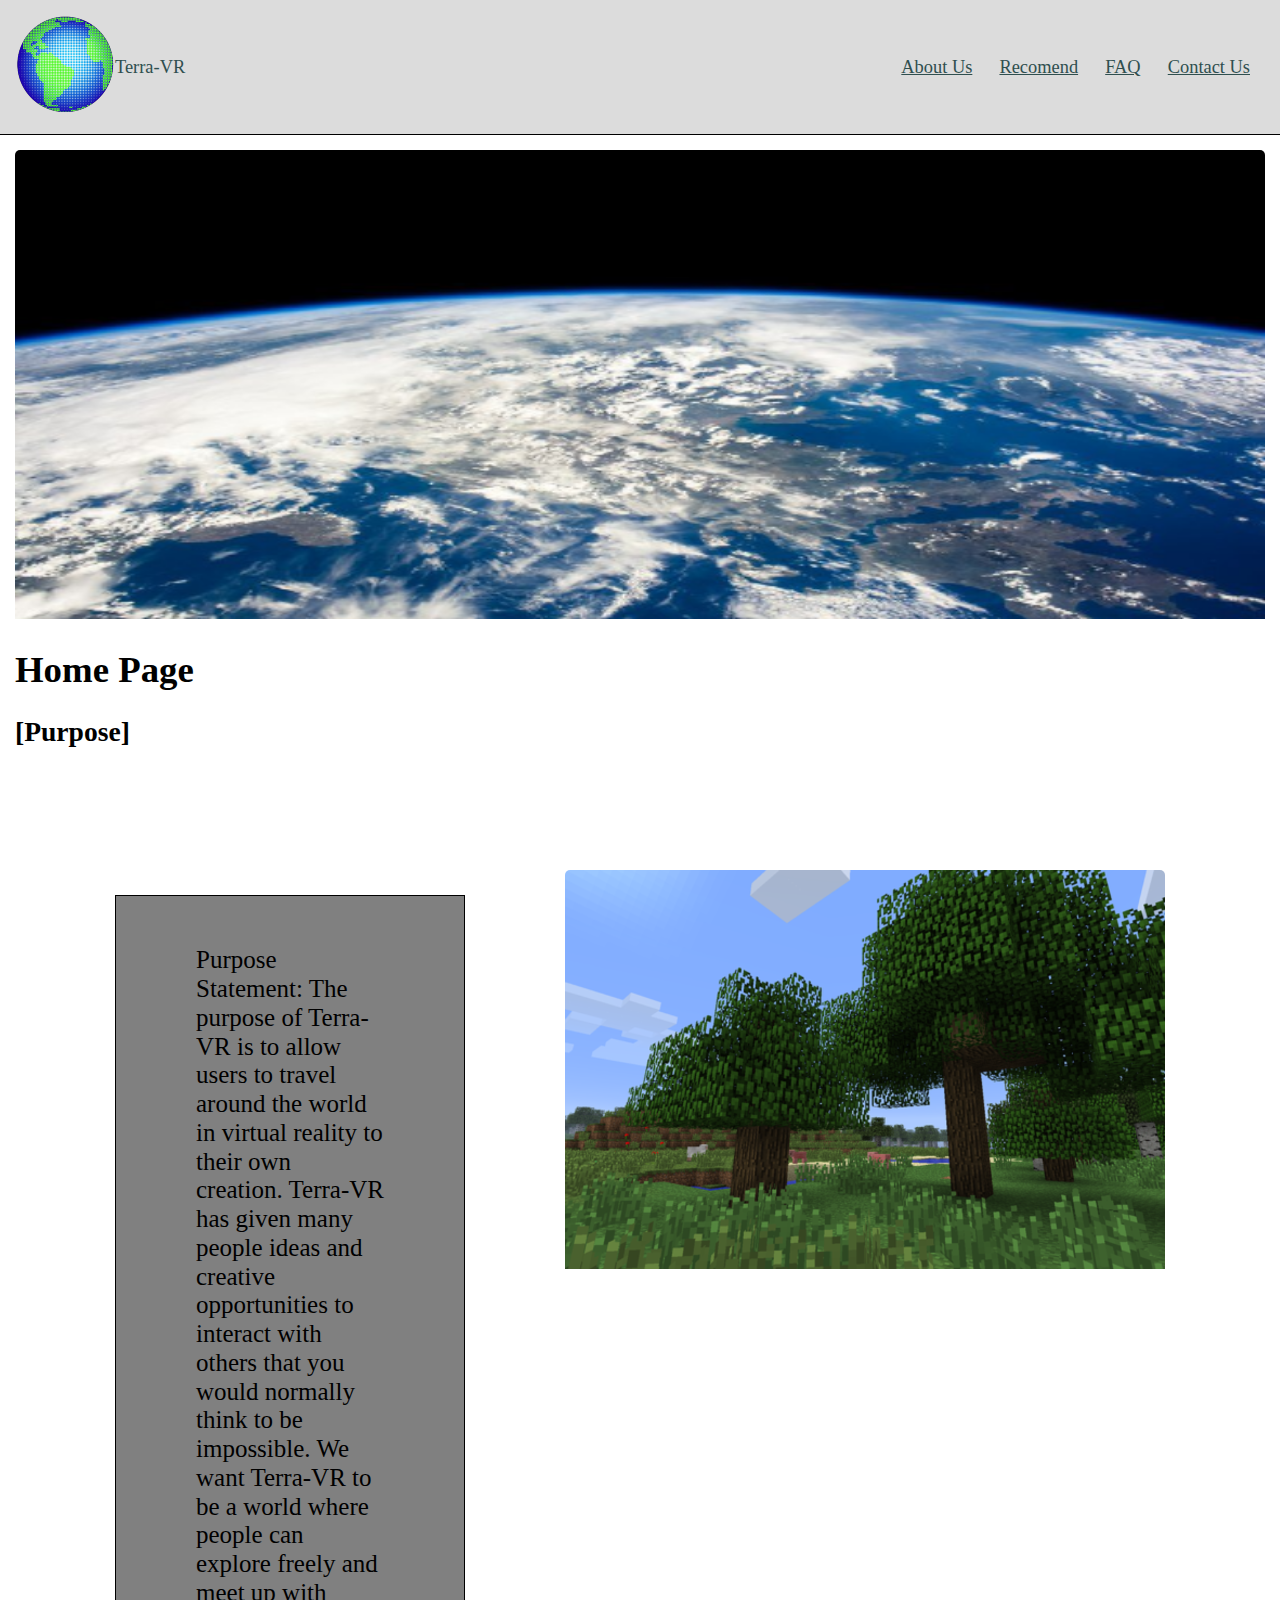
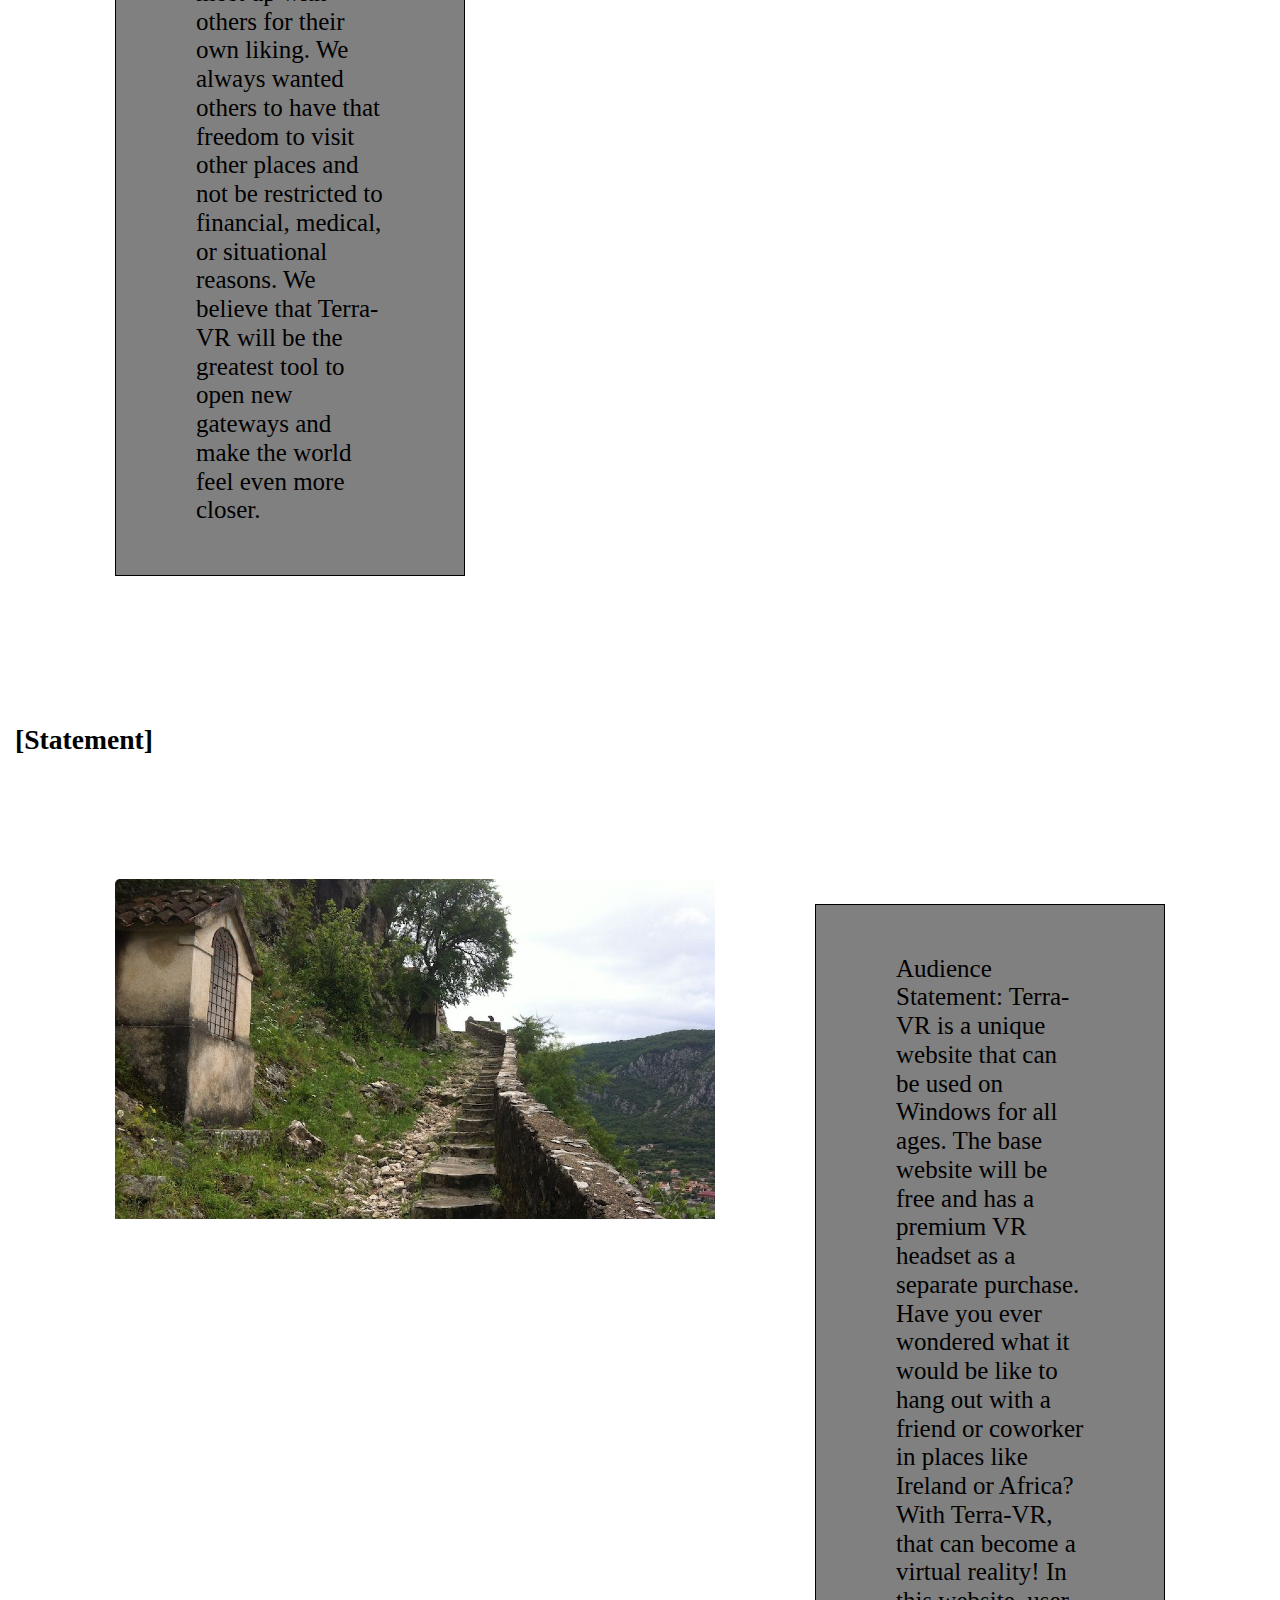
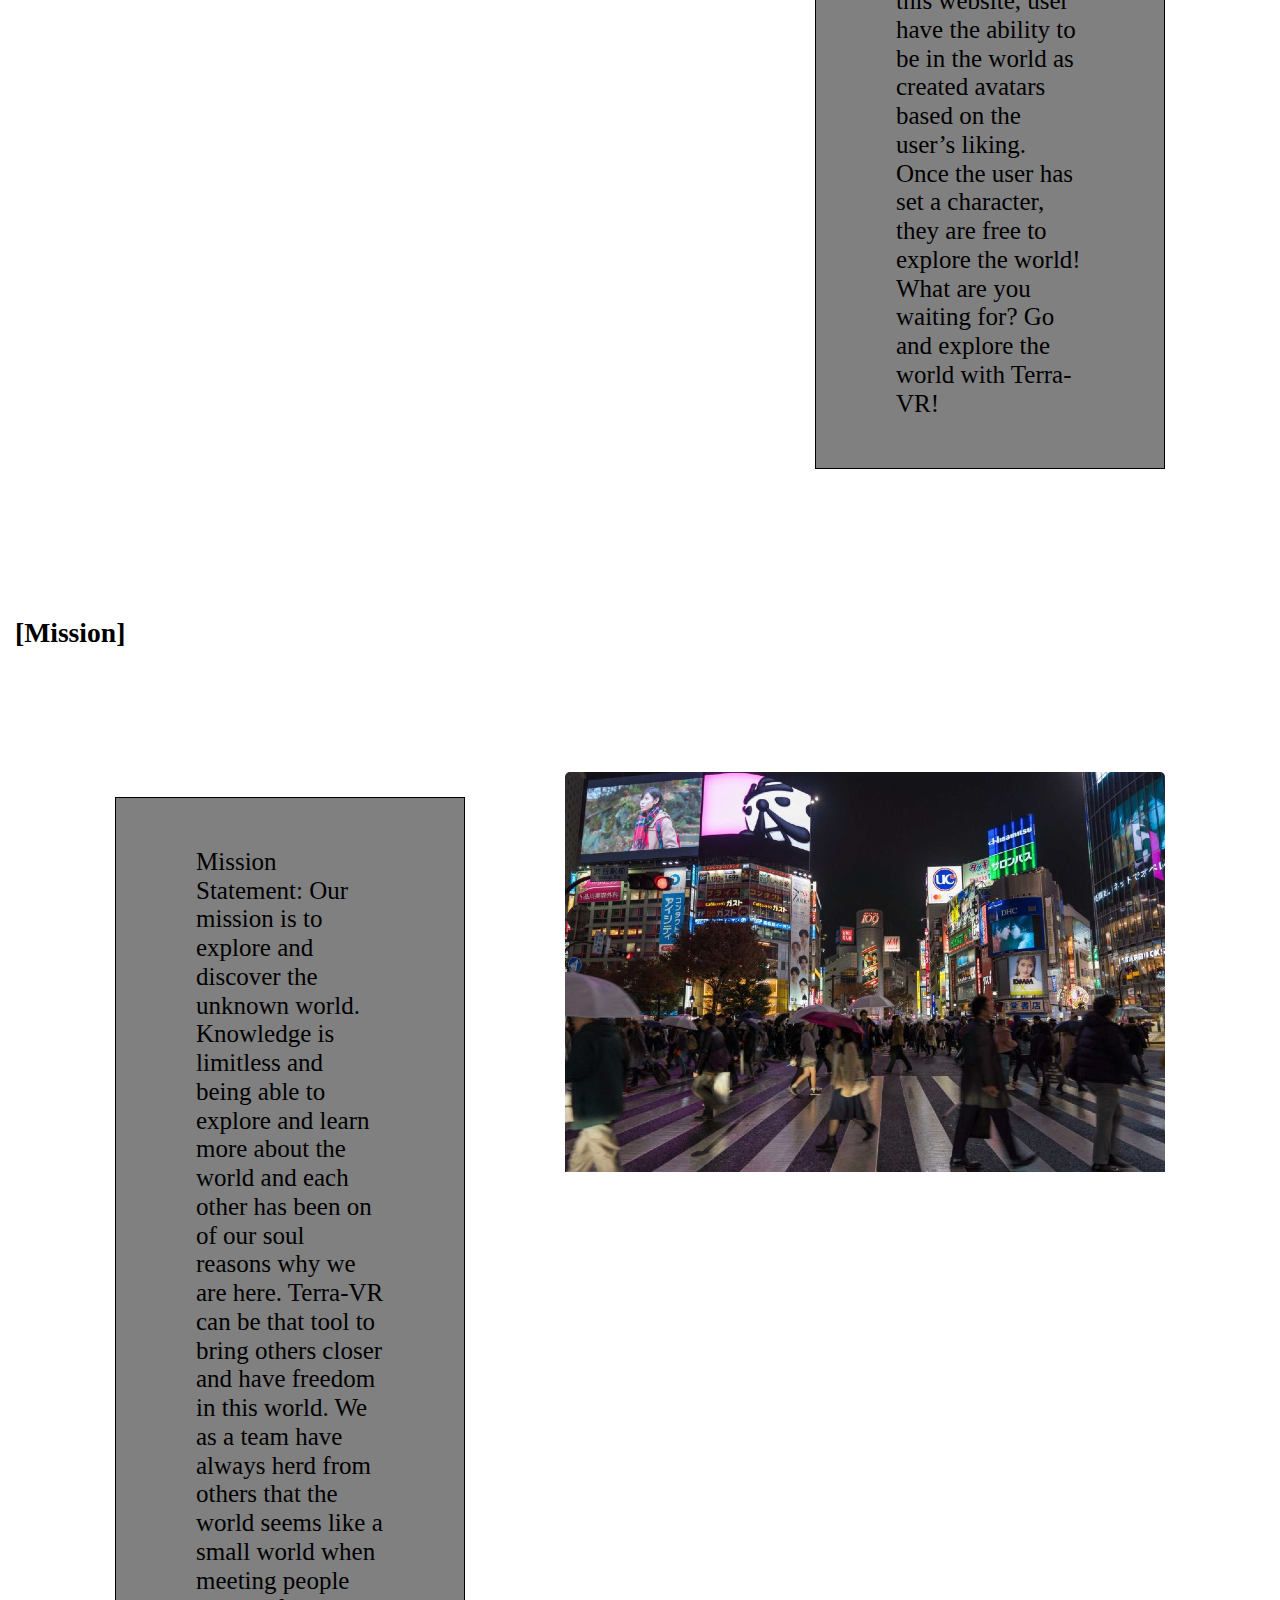
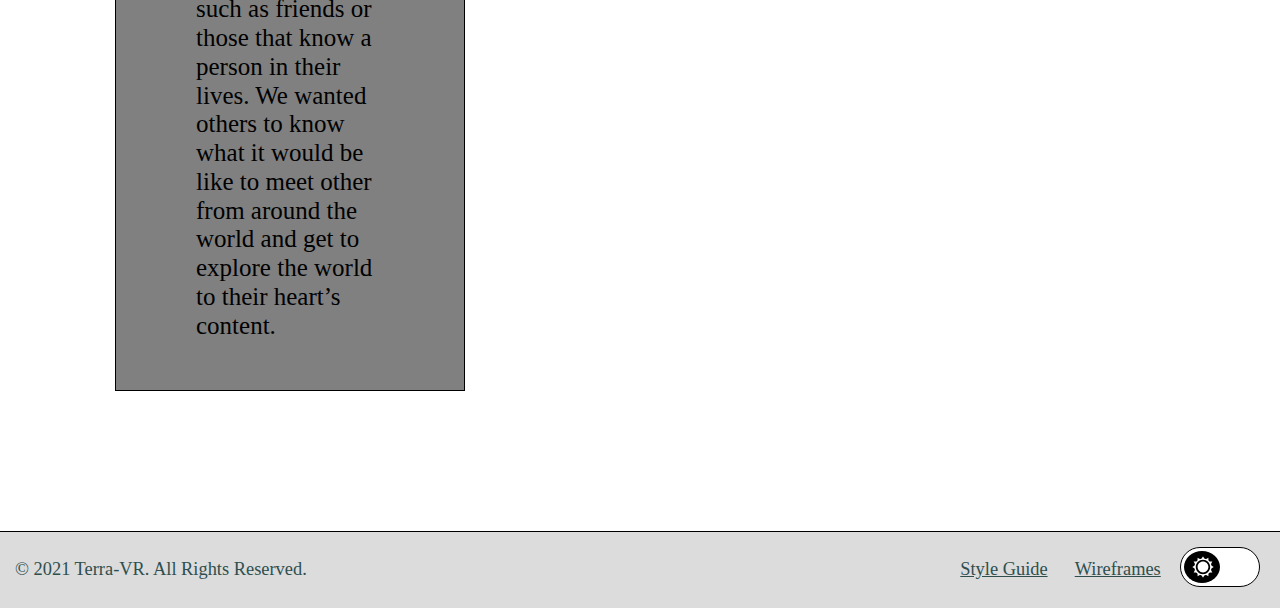
<file: index.html>
<!doctype html>
<html lang="en">
<head>
    <meta name="author" content="Joseph Wilson">
    <meta name="keywords" content="Demo Website, Wilson-WDD-130, WDD 130, BYUI, Final Project">
    <meta name="description" content="This is my Home webpage for my WDD 130 website." >
    <meta charset="utf-8">
    <meta name="viewport" content="width=device-width, initial-scale=1.0">
    <title>Home</title>
    <link rel="stylesheet" href="css/normalize.css">
    <link rel="stylesheet" href="css/main.css">
    <script src="js/dark-mode.js"></script>
</head>

<!-- <style>
    img {
      /* border: 1px solid gray; */
      padding-top: 40px;
      padding-right: 100px;
      padding-bottom: 40px;
      padding-left: 100px;
      
    } -->

</style>


<body>
    <header>
        <div id="logo-wrapper">
            <a href="index.html">
                <img src="assets\home\Terra-VR Icon-Smaller (WDD 130).png">
            </a>
        </div>

        <!-- ADDED -->
        <div id="company-name">
            Terra-VR
        </div>

        <nav>
            <ul>
                <li>
                    <a href="about-us.html">
                        About Us
                    </a>
                </li>
                <li>
                    <a href="recomend.html">
                        Recomend
                    </a>
                </li>
                <li>
                    <a href="faq.html">
                        FAQ
                    </a>
                </li>
                <li>
                    <a href="contact-us.html">
                        Contact Us
                    </a>
                </li>
            </ul>
        </nav>
    </header>
    <main>
        
<!----------Banner Image (Home Page)-------->
        <div id="banner-wrapper">
            <img id="banner" src="assets\home\Home Banner Image (other).jfif.png">
        </div>

<!----------- First Row ------------>
        <h1>
            Home Page
        </h1>

        <h2>
            [Purpose]
        </h2>

<section class="two-cols">
    <div class="left-column">
        <p class = "text-boarder-1">
            Purpose Statement:
            The purpose of Terra-VR is to allow users to travel around the world in virtual reality to their own creation. 
            Terra-VR has given many people ideas and creative opportunities to interact with others that you would normally 
            think to be impossible. We want Terra-VR to be a world where people can explore freely and meet up with others 
            for their own liking. We always wanted others to have that freedom to visit other places and not be restricted 
            to financial, medical, or situational reasons. We believe that Terra-VR will be the greatest tool to open new 
            gateways and make the world feel even more closer.
        </p>
    </div>

    <div class="right-column">
        <img class = "boarder-1" src="assets\home\Minecraft Example 1.png">
    </div>

</section>

<!----------- Second Row ------------>

        <h2>
            [Statement]
        </h2>

<section class="two-cols">
    <div class="right-column">
        <p class = "text-boarder-1">
            Audience Statement:
            Terra-VR is a unique website that can be used on Windows for all ages. The base website will be free and has a 
            premium VR headset as a separate purchase. Have you ever wondered what it would be like to hang out with a friend 
            or coworker in places like Ireland or Africa? With Terra-VR, that can become a virtual reality! In this website, 
            user have the ability to be in the world as created avatars based on the user’s liking. Once the user has set a 
            character, they are free to explore the world!   What are you waiting for? Go and explore the world with Terra-VR!
        </p>
    </div>

    <div class="left-column">
        <img src="assets\home\Skyrim Example 2.png">
    </div>

</section>


<!----------- Third Row ------------>

        <h2>
            [Mission]
        </h2>

<section class="two-cols">
    <div class="left-column">
        <p class = "text-boarder-1">
            Mission Statement:
            Our mission is to explore and discover the unknown world. Knowledge is limitless and being able to explore and learn 
            more about the world and each other has been on of our soul reasons why we are here. Terra-VR can be that tool to 
            bring others closer and have freedom in this world.  We as a team have always herd from others that the world seems 
            like a small world when meeting people such as friends or those that know a person in their lives. We wanted others 
            to know what it would be like to meet other from around the world and get to explore the world to their heart’s 
            content. 
        </p>
    </div>

    <div class="right-column">
        <img src="assets\home\Shibuya Example 3.png">
    </div>

</section>


    </main>

    <footer>
        <div id="legal">
            &copy; 2021 Terra-VR. All Rights Reserved.
        </div>
        <nav>
            <ul>
                <li>
                    <a href="style-guide.html">
                        Style Guide
                    </a>
                </li>
                <li>
                    <a href="wireframes.html">
                        Wireframes
                    </a>
                </li>
            </ul>
        </nav>
        <div id="dark-mode">
            <div class="icon" id="sun-icon">
                <svg xmlns="http://www.w3.org/2000/svg" width="24" height="24" viewBox="0 0 24 24"><path d="M22.088 13.126l1.912-1.126-1.912-1.126c-1.021-.602-1.372-1.91-.788-2.942l1.093-1.932-2.22-.02c-1.185-.01-2.143-.968-2.153-2.153l-.02-2.219-1.932 1.093c-1.031.583-2.34.233-2.941-.788l-1.127-1.913-1.127 1.913c-.602 1.021-1.91 1.372-2.941.788l-1.932-1.093-.02 2.219c-.01 1.185-.968 2.143-2.153 2.153l-2.22.02 1.093 1.932c.584 1.032.233 2.34-.788 2.942l-1.912 1.126 1.912 1.126c1.021.602 1.372 1.91.788 2.942l-1.093 1.932 2.22.02c1.185.01 2.143.968 2.153 2.153l.02 2.219 1.932-1.093c1.031-.583 2.34-.233 2.941.788l1.127 1.913 1.127-1.913c.602-1.021 1.91-1.372 2.941-.788l1.932 1.093.02-2.219c.011-1.185.969-2.143 2.153-2.153l2.22-.02-1.093-1.932c-.584-1.031-.234-2.34.788-2.942zm-10.117 6.874c-4.411 0-8-3.589-8-8s3.588-8 8-8 8 3.589 8 8-3.589 8-8 8zm6.029-8c0 3.313-2.687 6-6 6s-6-2.687-6-6 2.687-6 6-6 6 2.687 6 6z"/></svg>
            </div>
            <div id="tgl-wrapper">
                <input class="tgl" id="dark-mode-toggle" type="checkbox"/>
                <label class="tgl-btn" for="dark-mode-toggle"></label>
            </div>
            <div class="icon" id="moon-icon">
                <svg xmlns="http://www.w3.org/2000/svg" width="24" height="24" viewBox="0 0 24 24"><path d="M12 10.999c1.437.438 2.562 1.564 2.999 3.001.44-1.437 1.565-2.562 3.001-3-1.436-.439-2.561-1.563-3.001-3-.437 1.436-1.562 2.561-2.999 2.999zm8.001.001c.958.293 1.707 1.042 2 2.001.291-.959 1.042-1.709 1.999-2.001-.957-.292-1.707-1.042-2-2-.293.958-1.042 1.708-1.999 2zm-1-9c-.437 1.437-1.563 2.562-2.998 3.001 1.438.44 2.561 1.564 3.001 3.002.437-1.438 1.563-2.563 2.996-3.002-1.433-.437-2.559-1.564-2.999-3.001zm-7.001 22c-6.617 0-12-5.383-12-12s5.383-12 12-12c1.894 0 3.63.497 5.37 1.179-2.948.504-9.37 3.266-9.37 10.821 0 7.454 5.917 10.208 9.37 10.821-1.5.846-3.476 1.179-5.37 1.179z"/></svg>
            </div>
        </div>
    </footer>
</body>
</html>
</file>
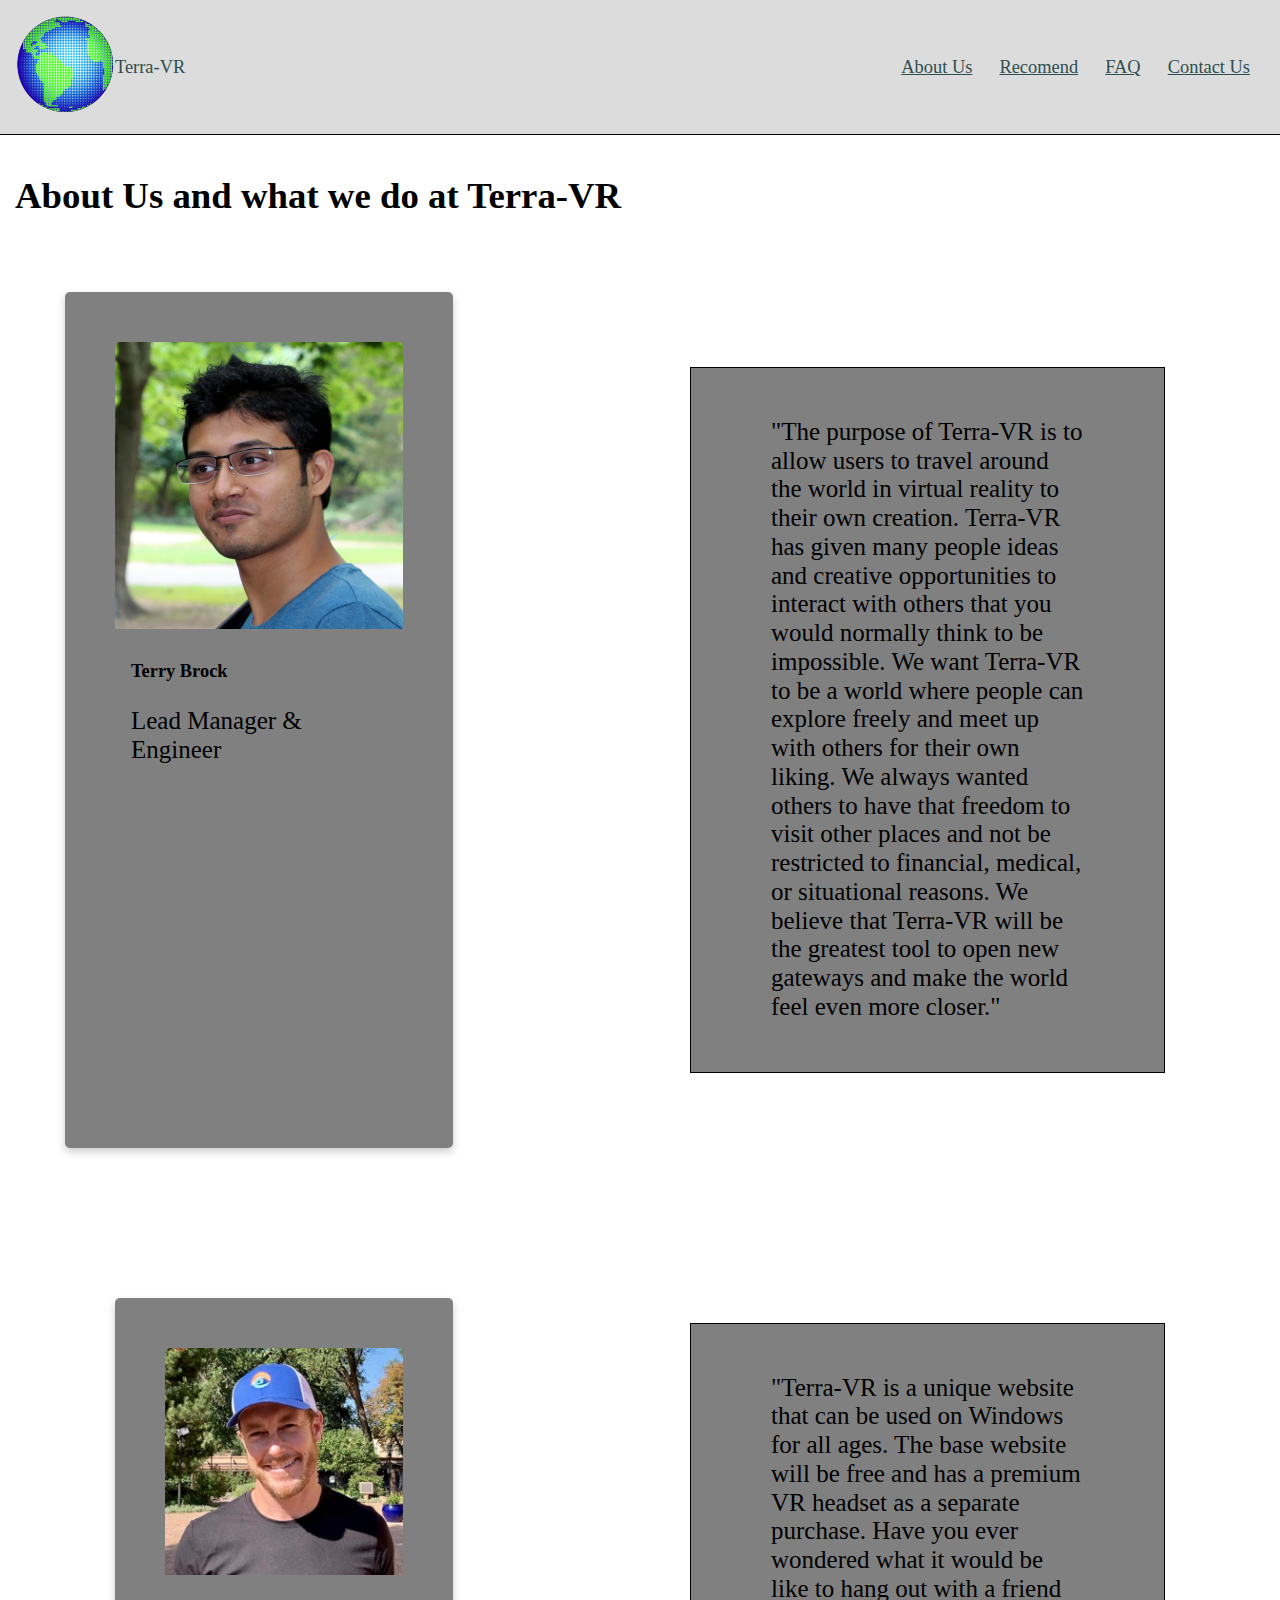
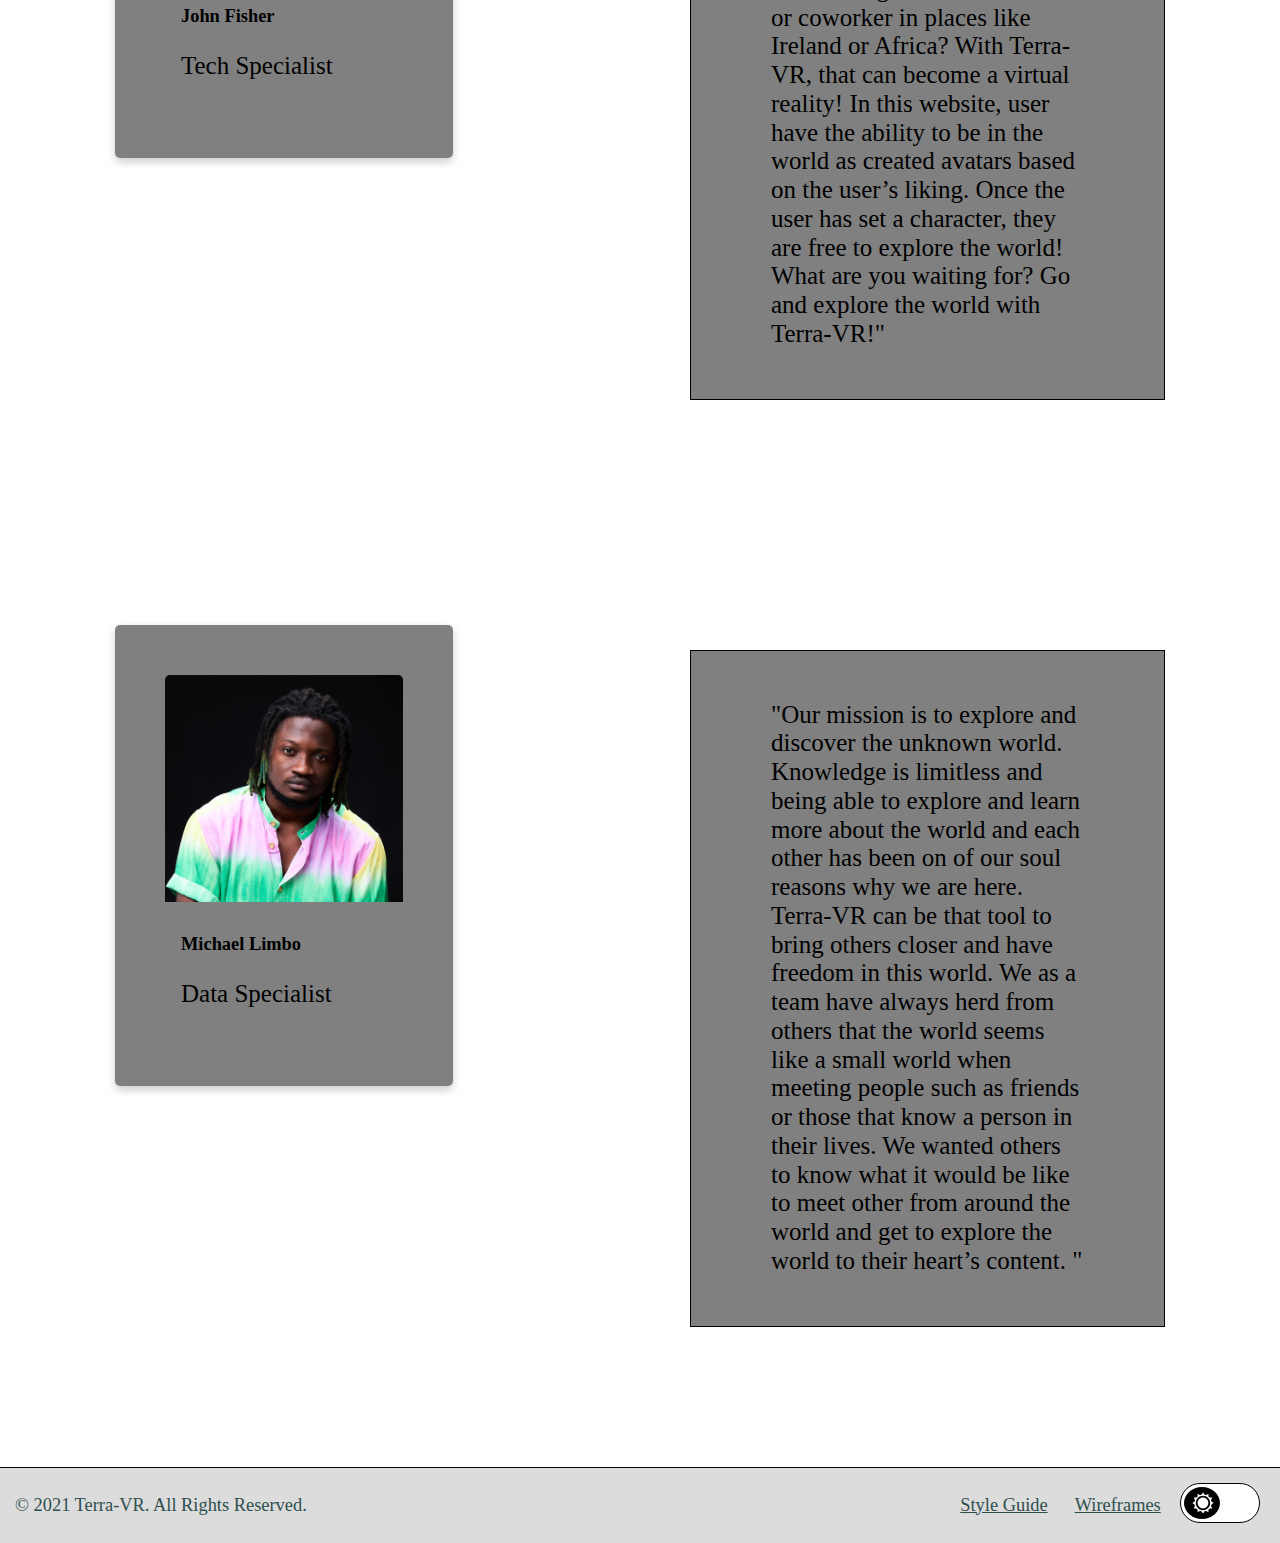
<file: about-us.html>
<!doctype html>
<html lang="en">
<head>
    <meta name="author" content="Joseph Wilson">
    <meta name="keywords" content="Demo Website, Wilson-WDD-130, WDD 130, BYUI, Final Project">
    <meta name="description" content="This is my About Us webpage for my WDD 130 website." >
    <meta charset="utf-8">
    <meta name="viewport" content="width=device-width, initial-scale=1.0">
    <title>About Us</title>
    <link rel="stylesheet" href="css/normalize.css">
    <link rel="stylesheet" href="css/main.css">
    <script src="js/dark-mode.js"></script>
</head>
<body>
    <header>
        <div id="logo-wrapper">
            <a href="index.html">
                <img src="assets\home\Terra-VR Icon-Smaller (WDD 130).png">
            </a>
        </div>

        <!-- ADDED -->
        <div id="company-name">
            Terra-VR
        </div>

        <nav>
            <ul>
                <li>
                    <a href="about-us.html">
                        About Us
                    </a>
                </li>
                <li>
                    <a href="recomend.html">
                        Recomend
                    </a>
                </li>
                <li>
                    <a href="faq.html">
                        FAQ
                    </a>
                </li>
                <li>
                    <a href="contact-us.html">
                        Contact Us
                    </a>
                </li>
            </ul>
        </nav>
    </header>
    <main>

<!----------- First Row ------------>
        <h1>
            About Us and what we do at Terra-VR
        </h1>

<section class="two-cols">
    <div class="right-column">
        <p class = "text-boarder-1">
            "The purpose of Terra-VR is to allow users to travel around the world in virtual reality to their own creation. 
            Terra-VR has given many people ideas and creative opportunities to interact with others that you would normally 
            think to be impossible. We want Terra-VR to be a world where people can explore freely and meet up with others 
            for their own liking. We always wanted others to have that freedom to visit other places and not be restricted 
            to financial, medical, or situational reasons. We believe that Terra-VR will be the greatest tool to open new 
            gateways and make the world feel even more closer."
        </p>
    </div>

    <div class="card">
        <img src="assets\about-us\new-manager-card 1.png" alt="Avatar" style="width: 100%">
        <div class="container">
          <h4><b>Terry Brock</b></h4>
          <p>Lead Manager & Engineer</p>
        </div>
      </div>

</section>

<!----------- Second Row ------------>

<section class="two-cols">
    <div class="right-column">
        <p class = "text-boarder-1">
            "Terra-VR is a unique website that can be used on Windows for all ages. The base website will be free and has a 
            premium VR headset as a separate purchase. Have you ever wondered what it would be like to hang out with a friend 
            or coworker in places like Ireland or Africa? With Terra-VR, that can become a virtual reality! In this website, 
            user have the ability to be in the world as created avatars based on the user’s liking. Once the user has set a 
            character, they are free to explore the world! What are you waiting for? Go and explore the world with Terra-VR!"
        </p>
    </div>

    <div class="left-column">
        <div class="card">
            <img src="assets\about-us\new-manager-card 2.png" alt="Avatar" style="width:100%">
            <div class="container">
              <h4><b>John Fisher</b></h4>
              <p>Tech Specialist</p>
            </div>
          </div>
    </div>

</section>


<!----------- Third Row ------------>

<section class="two-cols">
    <div class="right-column">
        <p class = "text-boarder-1">
            "Our mission is to explore and discover the unknown world. Knowledge is limitless and being able to explore and learn 
            more about the world and each other has been on of our soul reasons why we are here. Terra-VR can be that tool to 
            bring others closer and have freedom in this world.  We as a team have always herd from others that the world seems 
            like a small world when meeting people such as friends or those that know a person in their lives. We wanted others 
            to know what it would be like to meet other from around the world and get to explore the world to their heart’s 
            content. "
        </p>
    </div>

    

    <div class="left-column">
        <div class="card">
            <img src="assets\about-us\new-manager-card 3.png" alt="Avatar" style="width:100%">
            <div class="container">
              <h4><b>Michael Limbo</b></h4>
              <p>Data Specialist</p>
            </div>
          </div>
    </div>

</section>


    </main>

    <footer>
        <div id="legal">
            &copy; 2021 Terra-VR. All Rights Reserved.
        </div>
        <nav>
            <ul>
                <li>
                    <a href="style-guide.html">
                        Style Guide
                    </a>
                </li>
                <li>
                    <a href="wireframes.html">
                        Wireframes
                    </a>
                </li>
            </ul>
        </nav>
        <div id="dark-mode">
            <div class="icon" id="sun-icon">
                <svg xmlns="http://www.w3.org/2000/svg" width="24" height="24" viewBox="0 0 24 24"><path d="M22.088 13.126l1.912-1.126-1.912-1.126c-1.021-.602-1.372-1.91-.788-2.942l1.093-1.932-2.22-.02c-1.185-.01-2.143-.968-2.153-2.153l-.02-2.219-1.932 1.093c-1.031.583-2.34.233-2.941-.788l-1.127-1.913-1.127 1.913c-.602 1.021-1.91 1.372-2.941.788l-1.932-1.093-.02 2.219c-.01 1.185-.968 2.143-2.153 2.153l-2.22.02 1.093 1.932c.584 1.032.233 2.34-.788 2.942l-1.912 1.126 1.912 1.126c1.021.602 1.372 1.91.788 2.942l-1.093 1.932 2.22.02c1.185.01 2.143.968 2.153 2.153l.02 2.219 1.932-1.093c1.031-.583 2.34-.233 2.941.788l1.127 1.913 1.127-1.913c.602-1.021 1.91-1.372 2.941-.788l1.932 1.093.02-2.219c.011-1.185.969-2.143 2.153-2.153l2.22-.02-1.093-1.932c-.584-1.031-.234-2.34.788-2.942zm-10.117 6.874c-4.411 0-8-3.589-8-8s3.588-8 8-8 8 3.589 8 8-3.589 8-8 8zm6.029-8c0 3.313-2.687 6-6 6s-6-2.687-6-6 2.687-6 6-6 6 2.687 6 6z"/></svg>
            </div>
            <div id="tgl-wrapper">
                <input class="tgl" id="dark-mode-toggle" type="checkbox"/>
                <label class="tgl-btn" for="dark-mode-toggle"></label>
            </div>
            <div class="icon" id="moon-icon">
                <svg xmlns="http://www.w3.org/2000/svg" width="24" height="24" viewBox="0 0 24 24"><path d="M12 10.999c1.437.438 2.562 1.564 2.999 3.001.44-1.437 1.565-2.562 3.001-3-1.436-.439-2.561-1.563-3.001-3-.437 1.436-1.562 2.561-2.999 2.999zm8.001.001c.958.293 1.707 1.042 2 2.001.291-.959 1.042-1.709 1.999-2.001-.957-.292-1.707-1.042-2-2-.293.958-1.042 1.708-1.999 2zm-1-9c-.437 1.437-1.563 2.562-2.998 3.001 1.438.44 2.561 1.564 3.001 3.002.437-1.438 1.563-2.563 2.996-3.002-1.433-.437-2.559-1.564-2.999-3.001zm-7.001 22c-6.617 0-12-5.383-12-12s5.383-12 12-12c1.894 0 3.63.497 5.37 1.179-2.948.504-9.37 3.266-9.37 10.821 0 7.454 5.917 10.208 9.37 10.821-1.5.846-3.476 1.179-5.37 1.179z"/></svg>
            </div>
        </div>
    </footer>
</body>
</html>
</file>
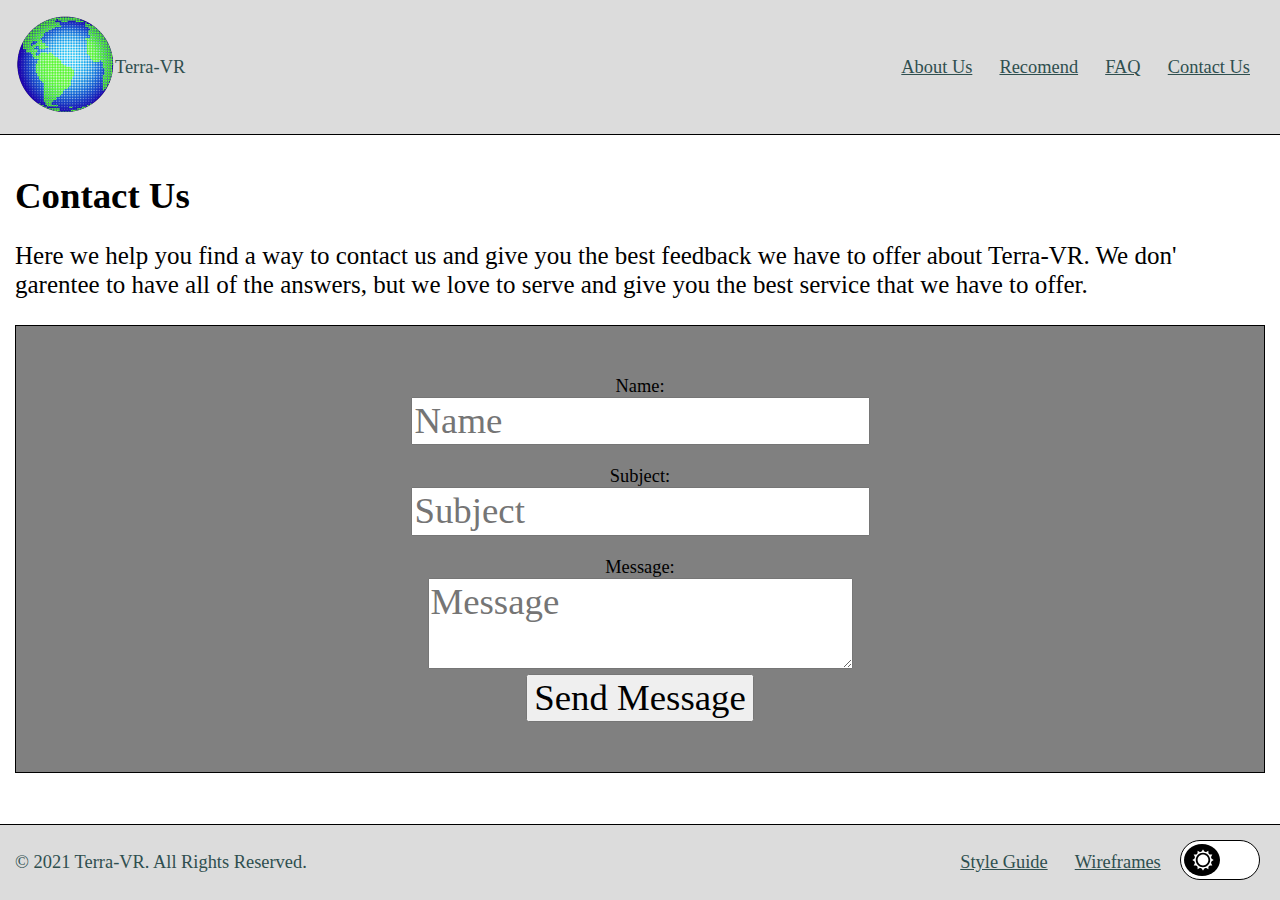
<file: contact-us.html>
<!doctype html>
<html lang="en">
<head>
    <meta name="author" content="Joseph Wilson">
    <meta name="keywords" content="Demo Website, Wilson-WDD-130, WDD 130, BYUI, Final Project">
    <meta name="description" content="This is my Contact Us webpage for my WDD 130 website." >
    <meta charset="utf-8">
    <meta name="viewport" content="width=device-width, initial-scale=1.0">
    <title>Contact Us</title>
    <link rel="stylesheet" href="css/normalize.css">
    <link rel="stylesheet" href="css/main.css">
    <script src="js/dark-mode.js"></script>
    <script src="js/fake-send.js"></script>
</head>
<body>
    <header>
        <div id="logo-wrapper">
            <a href="index.html">
                <img src="assets\home\Terra-VR Icon-Smaller (WDD 130).png">
            </a>
        </div>

        <!-- ADDED -->
        <div id="company-name">
            Terra-VR
        </div>

        <nav>
            <ul>
                <li>
                    <a href="about-us.html">
                        About Us
                    </a>
                </li>
                <li>
                    <a href="recomend.html">
                        Recomend
                    </a>
                </li>
                <li>
                    <a href="faq.html">
                        FAQ
                    </a>
                </li>
                <li>
                    <a href="contact-us.html">
                        Contact Us
                    </a>
                </li>
            </ul>
        </nav>
    </header>
    <main>
<!----------- First Row ------------>
        <h1>
            Contact Us
        </h1>

        <p>
            Here we help you find a way to contact us and give you 
            the best feedback we have to offer about Terra-VR. We don'
            garentee to have all of the answers, but we love to serve 
            and give you the best service that we have to offer.
        </p>

        <!-- Text Bars for user inputs-->

    <div class ="text-boarder-2">

            Name:<br>
            <input type="text" name="name" placeholder="Name"><br>
     
            <br>

            Subject:<br>
            <input type="text" name="subject" placeholder="Subject"><br>
    
            <br>

            Message:<br>
            <textarea name= "message" placeholder="Message"></textarea><br>

            
            <form method ="GET" action="contact-us.html" id= "contact-form">
                <input type="submit" value="Send Message" id="contact-form-submit"><br>
                <div id="contact-form-message"></div>
            </form>

    </div>
     

<!-- in css use resize: none; for the message box so that way it won't expand the box when typing beyond the box.-->
<!-- edit it in the text area in css.-->

    </main>

    <footer>
        <div id="legal">
            &copy; 2021 Terra-VR. All Rights Reserved.
        </div>
        <nav>
            <ul>
                <li>
                    <a href="style-guide.html">
                        Style Guide
                    </a>
                </li>
                <li>
                    <a href="wireframes.html">
                        Wireframes
                    </a>
                </li>
            </ul>
        </nav>
        <div id="dark-mode">
            <div class="icon" id="sun-icon">
                <svg xmlns="http://www.w3.org/2000/svg" width="24" height="24" viewBox="0 0 24 24"><path d="M22.088 13.126l1.912-1.126-1.912-1.126c-1.021-.602-1.372-1.91-.788-2.942l1.093-1.932-2.22-.02c-1.185-.01-2.143-.968-2.153-2.153l-.02-2.219-1.932 1.093c-1.031.583-2.34.233-2.941-.788l-1.127-1.913-1.127 1.913c-.602 1.021-1.91 1.372-2.941.788l-1.932-1.093-.02 2.219c-.01 1.185-.968 2.143-2.153 2.153l-2.22.02 1.093 1.932c.584 1.032.233 2.34-.788 2.942l-1.912 1.126 1.912 1.126c1.021.602 1.372 1.91.788 2.942l-1.093 1.932 2.22.02c1.185.01 2.143.968 2.153 2.153l.02 2.219 1.932-1.093c1.031-.583 2.34-.233 2.941.788l1.127 1.913 1.127-1.913c.602-1.021 1.91-1.372 2.941-.788l1.932 1.093.02-2.219c.011-1.185.969-2.143 2.153-2.153l2.22-.02-1.093-1.932c-.584-1.031-.234-2.34.788-2.942zm-10.117 6.874c-4.411 0-8-3.589-8-8s3.588-8 8-8 8 3.589 8 8-3.589 8-8 8zm6.029-8c0 3.313-2.687 6-6 6s-6-2.687-6-6 2.687-6 6-6 6 2.687 6 6z"/></svg>
            </div>
            <div id="tgl-wrapper">
                <input class="tgl" id="dark-mode-toggle" type="checkbox"/>
                <label class="tgl-btn" for="dark-mode-toggle"></label>
            </div>
            <div class="icon" id="moon-icon">
                <svg xmlns="http://www.w3.org/2000/svg" width="24" height="24" viewBox="0 0 24 24"><path d="M12 10.999c1.437.438 2.562 1.564 2.999 3.001.44-1.437 1.565-2.562 3.001-3-1.436-.439-2.561-1.563-3.001-3-.437 1.436-1.562 2.561-2.999 2.999zm8.001.001c.958.293 1.707 1.042 2 2.001.291-.959 1.042-1.709 1.999-2.001-.957-.292-1.707-1.042-2-2-.293.958-1.042 1.708-1.999 2zm-1-9c-.437 1.437-1.563 2.562-2.998 3.001 1.438.44 2.561 1.564 3.001 3.002.437-1.438 1.563-2.563 2.996-3.002-1.433-.437-2.559-1.564-2.999-3.001zm-7.001 22c-6.617 0-12-5.383-12-12s5.383-12 12-12c1.894 0 3.63.497 5.37 1.179-2.948.504-9.37 3.266-9.37 10.821 0 7.454 5.917 10.208 9.37 10.821-1.5.846-3.476 1.179-5.37 1.179z"/></svg>
            </div>
        </div>
    </footer>
</body>
</html>
</file>
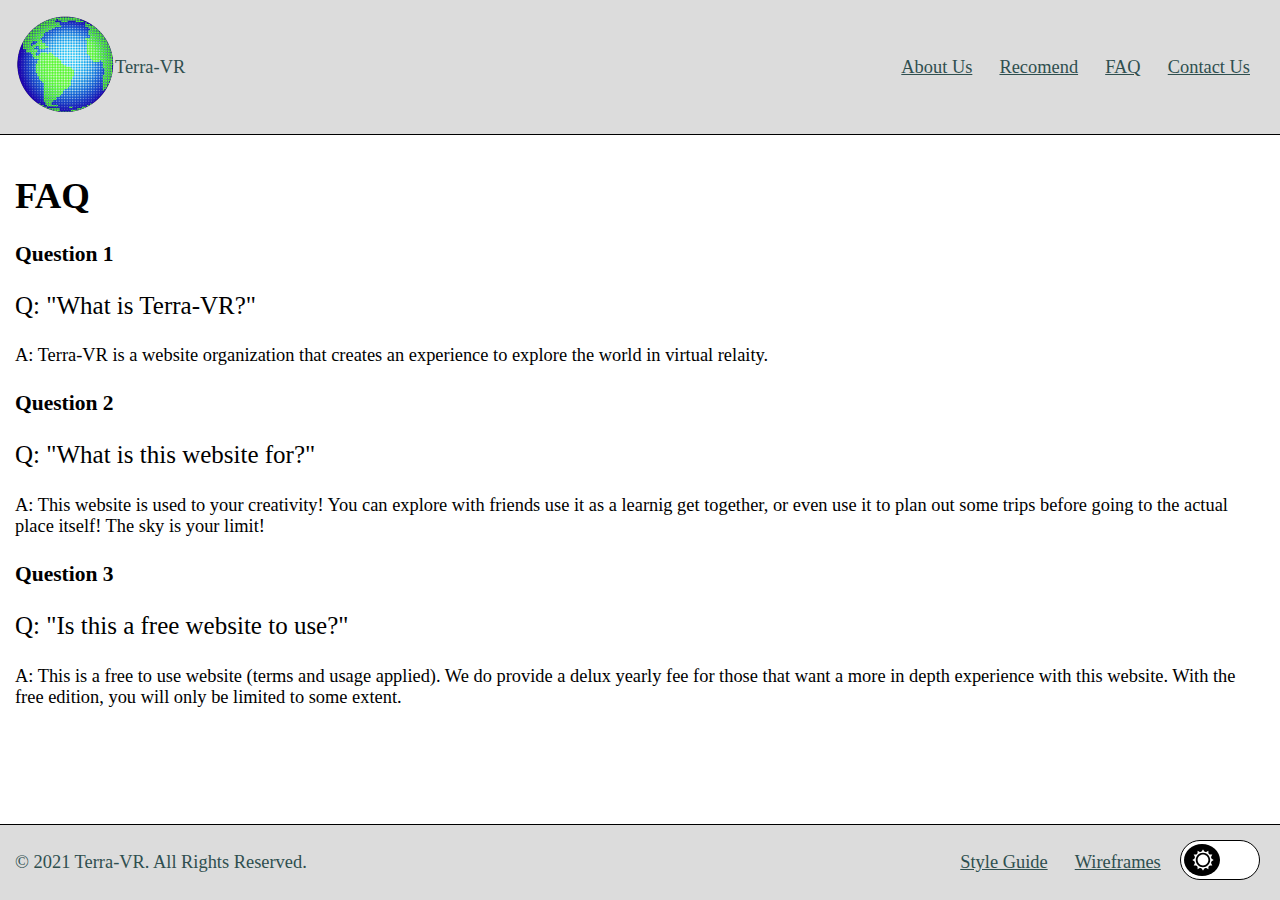
<file: faq.html>
<!doctype html>
<html lang="en">
<head>
    <meta name="author" content="Joseph Wilson">
    <meta name="keywords" content="Demo Website, Wilson-WDD-130, WDD 130, BYUI, Final Project">
    <meta name="description" content="This is my Frequently Asked Questions (FAQ) webpage for my WDD 130 website." >
    <meta charset="utf-8">
    <meta name="viewport" content="width=device-width, initial-scale=1.0">
    <title>FAQ</title>
    <link rel="stylesheet" href="css/normalize.css">
    <link rel="stylesheet" href="css/main.css">
    <script src="js/dark-mode.js"></script>
</head>
<body>
    <header>
        <div id="logo-wrapper">
            <a href="index.html">
                <img src="assets\home\Terra-VR Icon-Smaller (WDD 130).png">
            </a>
        </div>

        <!-- ADDED -->
        <div id="company-name">
            Terra-VR
        </div>

        <nav>
            <ul>
                <li>
                    <a href="about-us.html">
                        About Us
                    </a>
                </li>
                <li>
                    <a href="recomend.html">
                        Recomend
                    </a>
                </li>
                <li>
                    <a href="faq.html">
                        FAQ
                    </a>
                </li>
                <li>
                    <a href="contact-us.html">
                        Contact Us
                    </a>
                </li>
            </ul>
        </nav>
    </header>
    <main>
<!----------- First Row ------------>
    
        <h1>
            FAQ
        </h1>

        <h3>
            Question 1
        </h3>

        <p>
            Q: "What is Terra-VR?"
            <div>
            A: Terra-VR is a website organization that creates an experience to 
            explore the world in virtual relaity.
        </p>

        <h3>
            Question 2
        </h3>

        <p>
            Q: "What is this website for?"
            <div>
            A: This website is used to your creativity! You can explore with friends
            use it as a learnig get together, or even use it to plan out some trips 
            before going to the actual place itself! The sky is your limit!
        </p>

        <h3>
            Question 3
        </h3>

        <p>
            Q: "Is this a free website to use?"
            <div>
             A: This is a free to use website (terms and usage applied).
             We do provide a delux yearly fee for those that want a more in depth
             experience with this website. With the free edition, you will only be
             limited to some extent.


        </p>


    </main>

    <footer>
        <div id="legal">
            &copy; 2021 Terra-VR. All Rights Reserved.
        </div>
        <nav>
            <ul>
                <li>
                    <a href="style-guide.html">
                        Style Guide
                    </a>
                </li>
                <li>
                    <a href="wireframes.html">
                        Wireframes
                    </a>
                </li>
            </ul>
        </nav>
        <div id="dark-mode">
            <div class="icon" id="sun-icon">
                <svg xmlns="http://www.w3.org/2000/svg" width="24" height="24" viewBox="0 0 24 24"><path d="M22.088 13.126l1.912-1.126-1.912-1.126c-1.021-.602-1.372-1.91-.788-2.942l1.093-1.932-2.22-.02c-1.185-.01-2.143-.968-2.153-2.153l-.02-2.219-1.932 1.093c-1.031.583-2.34.233-2.941-.788l-1.127-1.913-1.127 1.913c-.602 1.021-1.91 1.372-2.941.788l-1.932-1.093-.02 2.219c-.01 1.185-.968 2.143-2.153 2.153l-2.22.02 1.093 1.932c.584 1.032.233 2.34-.788 2.942l-1.912 1.126 1.912 1.126c1.021.602 1.372 1.91.788 2.942l-1.093 1.932 2.22.02c1.185.01 2.143.968 2.153 2.153l.02 2.219 1.932-1.093c1.031-.583 2.34-.233 2.941.788l1.127 1.913 1.127-1.913c.602-1.021 1.91-1.372 2.941-.788l1.932 1.093.02-2.219c.011-1.185.969-2.143 2.153-2.153l2.22-.02-1.093-1.932c-.584-1.031-.234-2.34.788-2.942zm-10.117 6.874c-4.411 0-8-3.589-8-8s3.588-8 8-8 8 3.589 8 8-3.589 8-8 8zm6.029-8c0 3.313-2.687 6-6 6s-6-2.687-6-6 2.687-6 6-6 6 2.687 6 6z"/></svg>
            </div>
            <div id="tgl-wrapper">
                <input class="tgl" id="dark-mode-toggle" type="checkbox"/>
                <label class="tgl-btn" for="dark-mode-toggle"></label>
            </div>
            <div class="icon" id="moon-icon">
                <svg xmlns="http://www.w3.org/2000/svg" width="24" height="24" viewBox="0 0 24 24"><path d="M12 10.999c1.437.438 2.562 1.564 2.999 3.001.44-1.437 1.565-2.562 3.001-3-1.436-.439-2.561-1.563-3.001-3-.437 1.436-1.562 2.561-2.999 2.999zm8.001.001c.958.293 1.707 1.042 2 2.001.291-.959 1.042-1.709 1.999-2.001-.957-.292-1.707-1.042-2-2-.293.958-1.042 1.708-1.999 2zm-1-9c-.437 1.437-1.563 2.562-2.998 3.001 1.438.44 2.561 1.564 3.001 3.002.437-1.438 1.563-2.563 2.996-3.002-1.433-.437-2.559-1.564-2.999-3.001zm-7.001 22c-6.617 0-12-5.383-12-12s5.383-12 12-12c1.894 0 3.63.497 5.37 1.179-2.948.504-9.37 3.266-9.37 10.821 0 7.454 5.917 10.208 9.37 10.821-1.5.846-3.476 1.179-5.37 1.179z"/></svg>
            </div>
        </div>
    </footer>
</body>
</html>
</file>
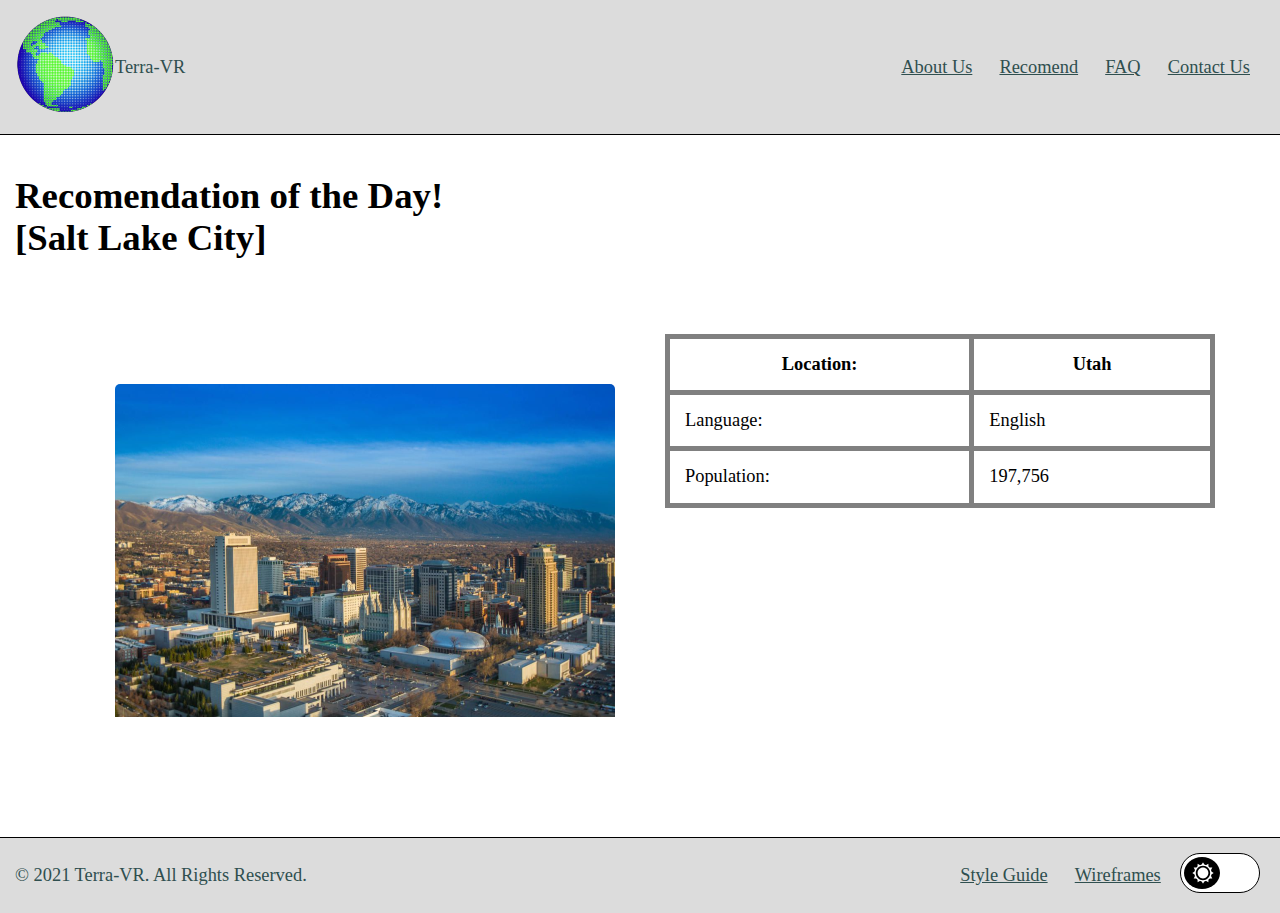
<file: recomend.html>
<!doctype html>
<html lang="en">
<head>
    <meta name="author" content="Joseph Wilson">
    <meta name="keywords" content="Demo Website, Wilson-WDD-130, WDD 130, BYUI, Final Project">
    <meta name="description" content="This is my Recomend webpage for my WDD 130 website." >
    <meta charset="utf-8">
    <meta name="viewport" content="width=device-width, initial-scale=1.0">
    <title>Recomend</title>
    <link rel="stylesheet" href="css/normalize.css">
    <link rel="stylesheet" href="css/main.css">
    <script src="js/dark-mode.js"></script>

    <!-- This is for the table -->
    <style>
        table, th, td {
          border: 5px solid gray;
          border-collapse: collapse;
        }
        
        th, td {
            padding: 15px;
        }
    </style>

</head>
<body>
    <header>
        <div id="logo-wrapper">
            <a href="index.html">
                <img src="assets\home\Terra-VR Icon-Smaller (WDD 130).png">
            </a>
        </div>

        <!-- ADDED -->
        <div id="company-name">
            Terra-VR
        </div>

        <nav>
            <ul>
                <li>
                    <a href="about-us.html">
                        About Us
                    </a>
                </li>
                <li>
                    <a href="recomend.html">
                        Recomend
                    </a>
                </li>
                <li>
                    <a href="faq.html">
                        FAQ
                    </a>
                </li>
                <li>
                    <a href="contact-us.html">
                        Contact Us
                    </a>
                </li>
            </ul>
        </nav>
    </header>
    
    <main>
        <h1>
                Recomendation of the Day!<br>
                [Salt Lake City]
        </h1>

        


        <section class="two-cols">
            <div class="left-column">
                <img id="banner" src="assets\recomend\Salt Lake City (Final).png">
            </div>

            <div>
                <table style="width:100%">
                    <tr>
                        <th>Location:</th>
                        <th>Utah</th>
                    </tr>
                    
                    <tr>
                        <td>Language:</td>
                        <td>English</td>
                    </tr>
        
                    <tr>
                        <td>Population:</td>
                        <td>197,756</td>
                    </tr>
                </table>
            </div>

        </section>

     
    </main>
    <footer>
        <div id="legal">
            &copy; 2021 Terra-VR. All Rights Reserved.
        </div>
        <nav>
            <ul>
                <li>
                    <a href="style-guide.html">
                        Style Guide
                    </a>
                </li>
                <li>
                    <a href="wireframes.html">
                        Wireframes
                    </a>
                </li>
            </ul>
        </nav>
        <div id="dark-mode">
            <div class="icon" id="sun-icon">
                <svg xmlns="http://www.w3.org/2000/svg" width="24" height="24" viewBox="0 0 24 24"><path d="M22.088 13.126l1.912-1.126-1.912-1.126c-1.021-.602-1.372-1.91-.788-2.942l1.093-1.932-2.22-.02c-1.185-.01-2.143-.968-2.153-2.153l-.02-2.219-1.932 1.093c-1.031.583-2.34.233-2.941-.788l-1.127-1.913-1.127 1.913c-.602 1.021-1.91 1.372-2.941.788l-1.932-1.093-.02 2.219c-.01 1.185-.968 2.143-2.153 2.153l-2.22.02 1.093 1.932c.584 1.032.233 2.34-.788 2.942l-1.912 1.126 1.912 1.126c1.021.602 1.372 1.91.788 2.942l-1.093 1.932 2.22.02c1.185.01 2.143.968 2.153 2.153l.02 2.219 1.932-1.093c1.031-.583 2.34-.233 2.941.788l1.127 1.913 1.127-1.913c.602-1.021 1.91-1.372 2.941-.788l1.932 1.093.02-2.219c.011-1.185.969-2.143 2.153-2.153l2.22-.02-1.093-1.932c-.584-1.031-.234-2.34.788-2.942zm-10.117 6.874c-4.411 0-8-3.589-8-8s3.588-8 8-8 8 3.589 8 8-3.589 8-8 8zm6.029-8c0 3.313-2.687 6-6 6s-6-2.687-6-6 2.687-6 6-6 6 2.687 6 6z"/></svg>
            </div>
            <div id="tgl-wrapper">
                <input class="tgl" id="dark-mode-toggle" type="checkbox"/>
                <label class="tgl-btn" for="dark-mode-toggle"></label>
            </div>
            <div class="icon" id="moon-icon">
                <svg xmlns="http://www.w3.org/2000/svg" width="24" height="24" viewBox="0 0 24 24"><path d="M12 10.999c1.437.438 2.562 1.564 2.999 3.001.44-1.437 1.565-2.562 3.001-3-1.436-.439-2.561-1.563-3.001-3-.437 1.436-1.562 2.561-2.999 2.999zm8.001.001c.958.293 1.707 1.042 2 2.001.291-.959 1.042-1.709 1.999-2.001-.957-.292-1.707-1.042-2-2-.293.958-1.042 1.708-1.999 2zm-1-9c-.437 1.437-1.563 2.562-2.998 3.001 1.438.44 2.561 1.564 3.001 3.002.437-1.438 1.563-2.563 2.996-3.002-1.433-.437-2.559-1.564-2.999-3.001zm-7.001 22c-6.617 0-12-5.383-12-12s5.383-12 12-12c1.894 0 3.63.497 5.37 1.179-2.948.504-9.37 3.266-9.37 10.821 0 7.454 5.917 10.208 9.37 10.821-1.5.846-3.476 1.179-5.37 1.179z"/></svg>
            </div>
        </div>
    </footer>
</body>
</html>
</file>
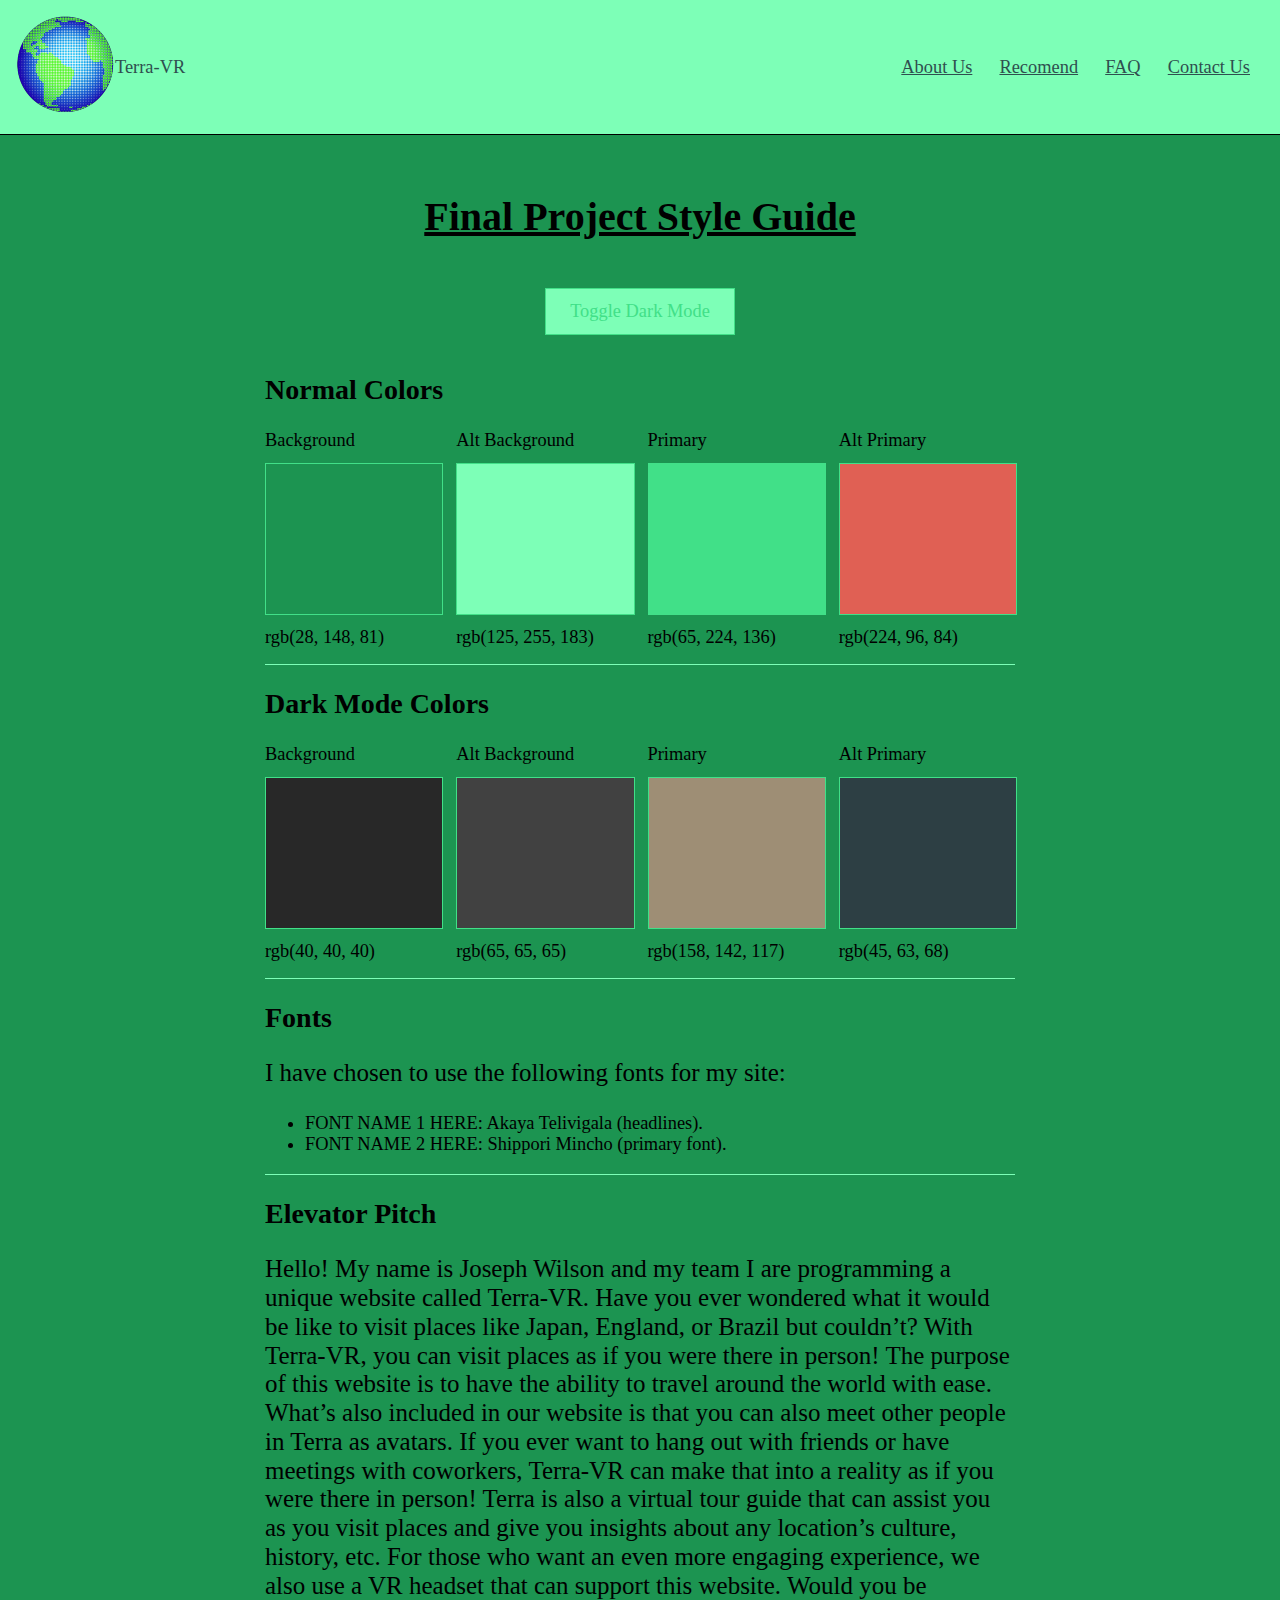
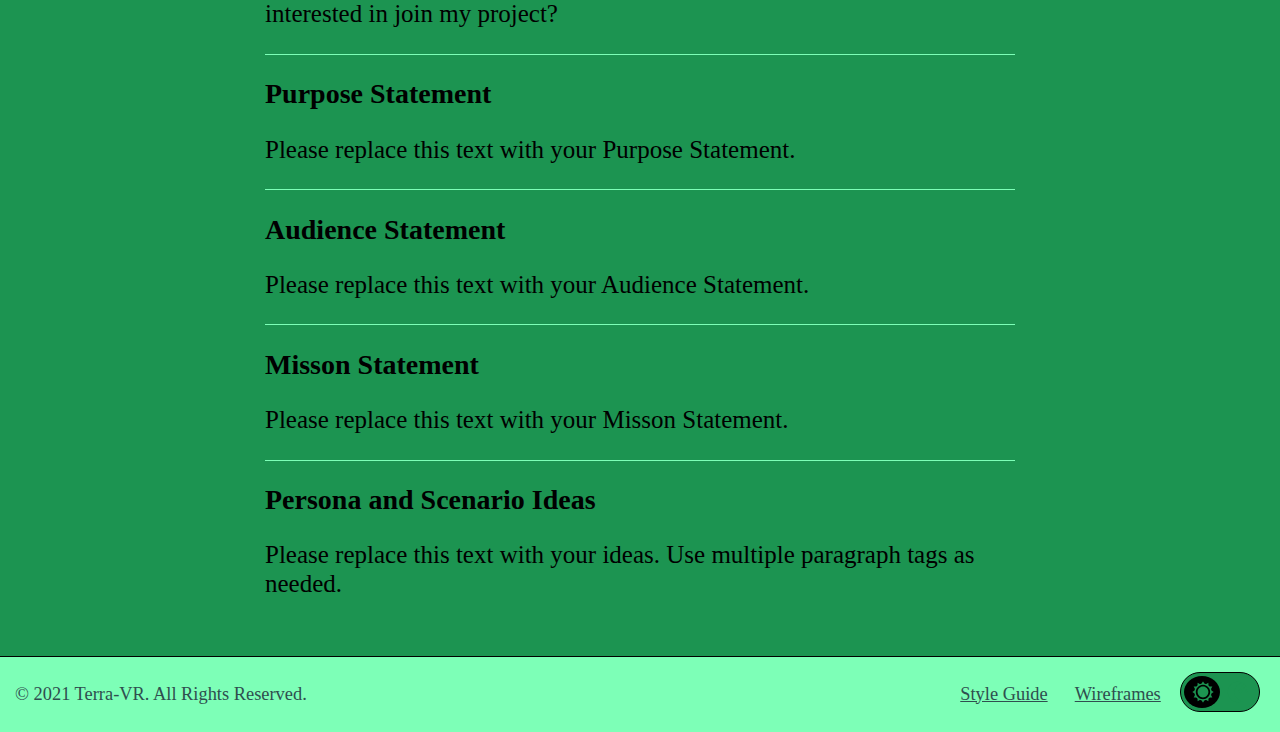
<file: style-guide.html>
<!doctype html>
<html lang="en">
<head>
    <meta name="author" content="Joseph Wilson">
    <meta name="keywords" content="Demo Website, Wilson-WDD-130, WDD 130, BYUI, Final Project">
    <meta name="description" content="This is my Style Guide webpage for my WDD 130 website." >
    <meta charset="utf-8">
    <meta name="viewport" content="width=device-width, initial-scale=1.0">
    <title>Style Guide Page</title>
    <link rel="stylesheet" href="css/normalize.css">
    <link rel="stylesheet" href="css/main.css">
    <link rel="stylesheet" href="css/style-guide.css">
    <script src="js/dark-mode.js"></script>
</head>
<body>
    <header>
        <div id="logo-wrapper">
            <a href="index.html">
                <img src="assets\home\Terra-VR Icon-Smaller (WDD 130).png">
            </a>
        </div>

        <!-- ADDED -->
        <div id="company-name">
            Terra-VR
        </div>

        <nav>
            <ul>
                <li>
                    <a href="about-us.html">
                        About Us
                    </a>
                </li>
                <li>
                    <a href="recomend.html">
                        Recomend
                    </a>
                </li>
                <li>
                    <a href="faq.html">
                        FAQ
                    </a>
                </li>
                <li>
                    <a href="contact-us.html">
                        Contact Us
                    </a>
                </li>
            </ul>
        </nav>
    </header>
    <main>

    <!-- ADD STYLE GUIDE CONTENT HERE -->
    <!-- MAKE SURE TO ADD A NEW CSS FILE FOR STYLE GUIDE -->
    <h1>Final Project Style Guide</h1>
        <button>Toggle Dark Mode</button>
        <div>
            <h2>Normal Colors</h2>
            <div class="color-wrapper">
                <div class="title">
                    Background
                </div>
                <div class="color"></div>
                <div>
                    rgb(28, 148, 81)
                </div>
            </div>
            <div class="color-wrapper">
                <div class="title">
                    Alt Background
                </div>
                <div class="color"></div>
                <div>
                    rgb(125, 255, 183)
                </div>
            </div>
            <div class="color-wrapper">
                <div class="title">
                    Primary
                </div>
                <div class="color"></div>
                <div>
                    rgb(65, 224, 136)
                </div>
            </div>
            <div class="color-wrapper">
                <div class="title">
                    Alt Primary
                </div>
                <div class="color"></div>
                <div>
                    rgb(224, 96, 84)
                </div>
            </div>
        </div>
        <div>
            <h2>Dark Mode Colors</h2>
            <div class="color-wrapper">
                <div class="title">
                    Background
                </div>
                <div class="color"></div>
                <div>
                    rgb(40, 40, 40)
                </div>
            </div>
            <div class="color-wrapper">
                <div class="title">
                    Alt Background
                </div>
                <div class="color"></div>
                <div>
                    rgb(65, 65, 65)
                </div>
            </div>
            <div class="color-wrapper">
                <div class="title">
                    Primary
                </div>
                <div class="color"></div>
                <div>
                    rgb(158, 142, 117)
                </div>
            </div>
            <div class="color-wrapper">
                <div class="title">
                    Alt Primary
                </div>
                <div class="color"></div>
                <div>
                    rgb(45, 63, 68)
                </div>
            </div>
        </div>
        <div>
            <h2>Fonts</h2>
            <p>
                I have chosen to use the following fonts for my site:
            </p>
            <ul>
                <li>
                    FONT NAME 1 HERE: Akaya Telivigala (headlines).
                </li>
                <li>
                    FONT NAME 2 HERE: Shippori Mincho (primary font).
                </li>
            </ul>
        </div>
        <div>
            <h2>Elevator Pitch</h2>
            <p>
                Hello! My name is Joseph Wilson and my team I are programming a 
                unique website called Terra-VR. Have you ever wondered what it would 
                be like to visit places like Japan, England, or Brazil but couldn’t?
                 With Terra-VR, you can visit places as if you were there in person! 
                 The purpose of this website is to have the ability to travel around 
                 the world with ease. What’s also included in our website is that you 
                 can also meet other people in Terra as avatars. If you ever want to 
                 hang out with friends or have meetings with coworkers, Terra-VR can 
                 make that into a reality as if you were there in person! Terra is 
                 also a virtual tour guide that can assist you as you visit places 
                 and give you insights about any location’s culture, history, etc. 
                 For those who want an even more engaging experience, we also use a 
                 VR headset that can support this website. Would you be interested 
                 in join my project? 
            </p>
        </div>
        <div>
            <h2>Purpose Statement</h2>
            <p>
                Please replace this text with your Purpose Statement.
            </p>
        </div>
        <div>
            <h2>Audience Statement</h2>
            <p>
                Please replace this text with your Audience Statement.
            </p>
        </div>
        <div>
            <h2>Misson Statement</h2>
            <p>
                Please replace this text with your Misson Statement.
            </p>
        </div>
        <div>
            <h2>Persona and Scenario Ideas</h2>
            <p>
                Please replace this text with your ideas. Use multiple paragraph tags as needed.
            </p>
        </div>
        <script>
            /**
             * This script adds a listener to the dark mode toggle button.
             * When it is clicked the class .dark-mode is added or removed
             * from the body. In our CSS file we added specific rules to
             * the page when the .dark-mode class is present.
             */
            var toggle = document.querySelector('button');
            if ( toggle ) {
                toggle.addEventListener( 'click', toggleDarkMode );
            }

            function toggleDarkMode() {
                document.body.classList.toggle('dark-mode');
            }
        </script>


    </main>

    <footer>
        <div id="legal">
            &copy; 2021 Terra-VR. All Rights Reserved.
        </div>
        <nav>
            <ul>
                <li>
                    <a href="style-guide.html">
                        Style Guide
                    </a>
                </li>
                <li>
                    <a href="wireframes.html">
                        Wireframes
                    </a>
                </li>
            </ul>
        </nav>
        <div id="dark-mode">
            <div class="icon" id="sun-icon">
                <svg xmlns="http://www.w3.org/2000/svg" width="24" height="24" viewBox="0 0 24 24"><path d="M22.088 13.126l1.912-1.126-1.912-1.126c-1.021-.602-1.372-1.91-.788-2.942l1.093-1.932-2.22-.02c-1.185-.01-2.143-.968-2.153-2.153l-.02-2.219-1.932 1.093c-1.031.583-2.34.233-2.941-.788l-1.127-1.913-1.127 1.913c-.602 1.021-1.91 1.372-2.941.788l-1.932-1.093-.02 2.219c-.01 1.185-.968 2.143-2.153 2.153l-2.22.02 1.093 1.932c.584 1.032.233 2.34-.788 2.942l-1.912 1.126 1.912 1.126c1.021.602 1.372 1.91.788 2.942l-1.093 1.932 2.22.02c1.185.01 2.143.968 2.153 2.153l.02 2.219 1.932-1.093c1.031-.583 2.34-.233 2.941.788l1.127 1.913 1.127-1.913c.602-1.021 1.91-1.372 2.941-.788l1.932 1.093.02-2.219c.011-1.185.969-2.143 2.153-2.153l2.22-.02-1.093-1.932c-.584-1.031-.234-2.34.788-2.942zm-10.117 6.874c-4.411 0-8-3.589-8-8s3.588-8 8-8 8 3.589 8 8-3.589 8-8 8zm6.029-8c0 3.313-2.687 6-6 6s-6-2.687-6-6 2.687-6 6-6 6 2.687 6 6z"/></svg>
            </div>
            <div id="tgl-wrapper">
                <input class="tgl" id="dark-mode-toggle" type="checkbox"/>
                <label class="tgl-btn" for="dark-mode-toggle"></label>
            </div>
            <div class="icon" id="moon-icon">
                <svg xmlns="http://www.w3.org/2000/svg" width="24" height="24" viewBox="0 0 24 24"><path d="M12 10.999c1.437.438 2.562 1.564 2.999 3.001.44-1.437 1.565-2.562 3.001-3-1.436-.439-2.561-1.563-3.001-3-.437 1.436-1.562 2.561-2.999 2.999zm8.001.001c.958.293 1.707 1.042 2 2.001.291-.959 1.042-1.709 1.999-2.001-.957-.292-1.707-1.042-2-2-.293.958-1.042 1.708-1.999 2zm-1-9c-.437 1.437-1.563 2.562-2.998 3.001 1.438.44 2.561 1.564 3.001 3.002.437-1.438 1.563-2.563 2.996-3.002-1.433-.437-2.559-1.564-2.999-3.001zm-7.001 22c-6.617 0-12-5.383-12-12s5.383-12 12-12c1.894 0 3.63.497 5.37 1.179-2.948.504-9.37 3.266-9.37 10.821 0 7.454 5.917 10.208 9.37 10.821-1.5.846-3.476 1.179-5.37 1.179z"/></svg>
            </div>
        </div>
    </footer>
</body>
</html>
</file>
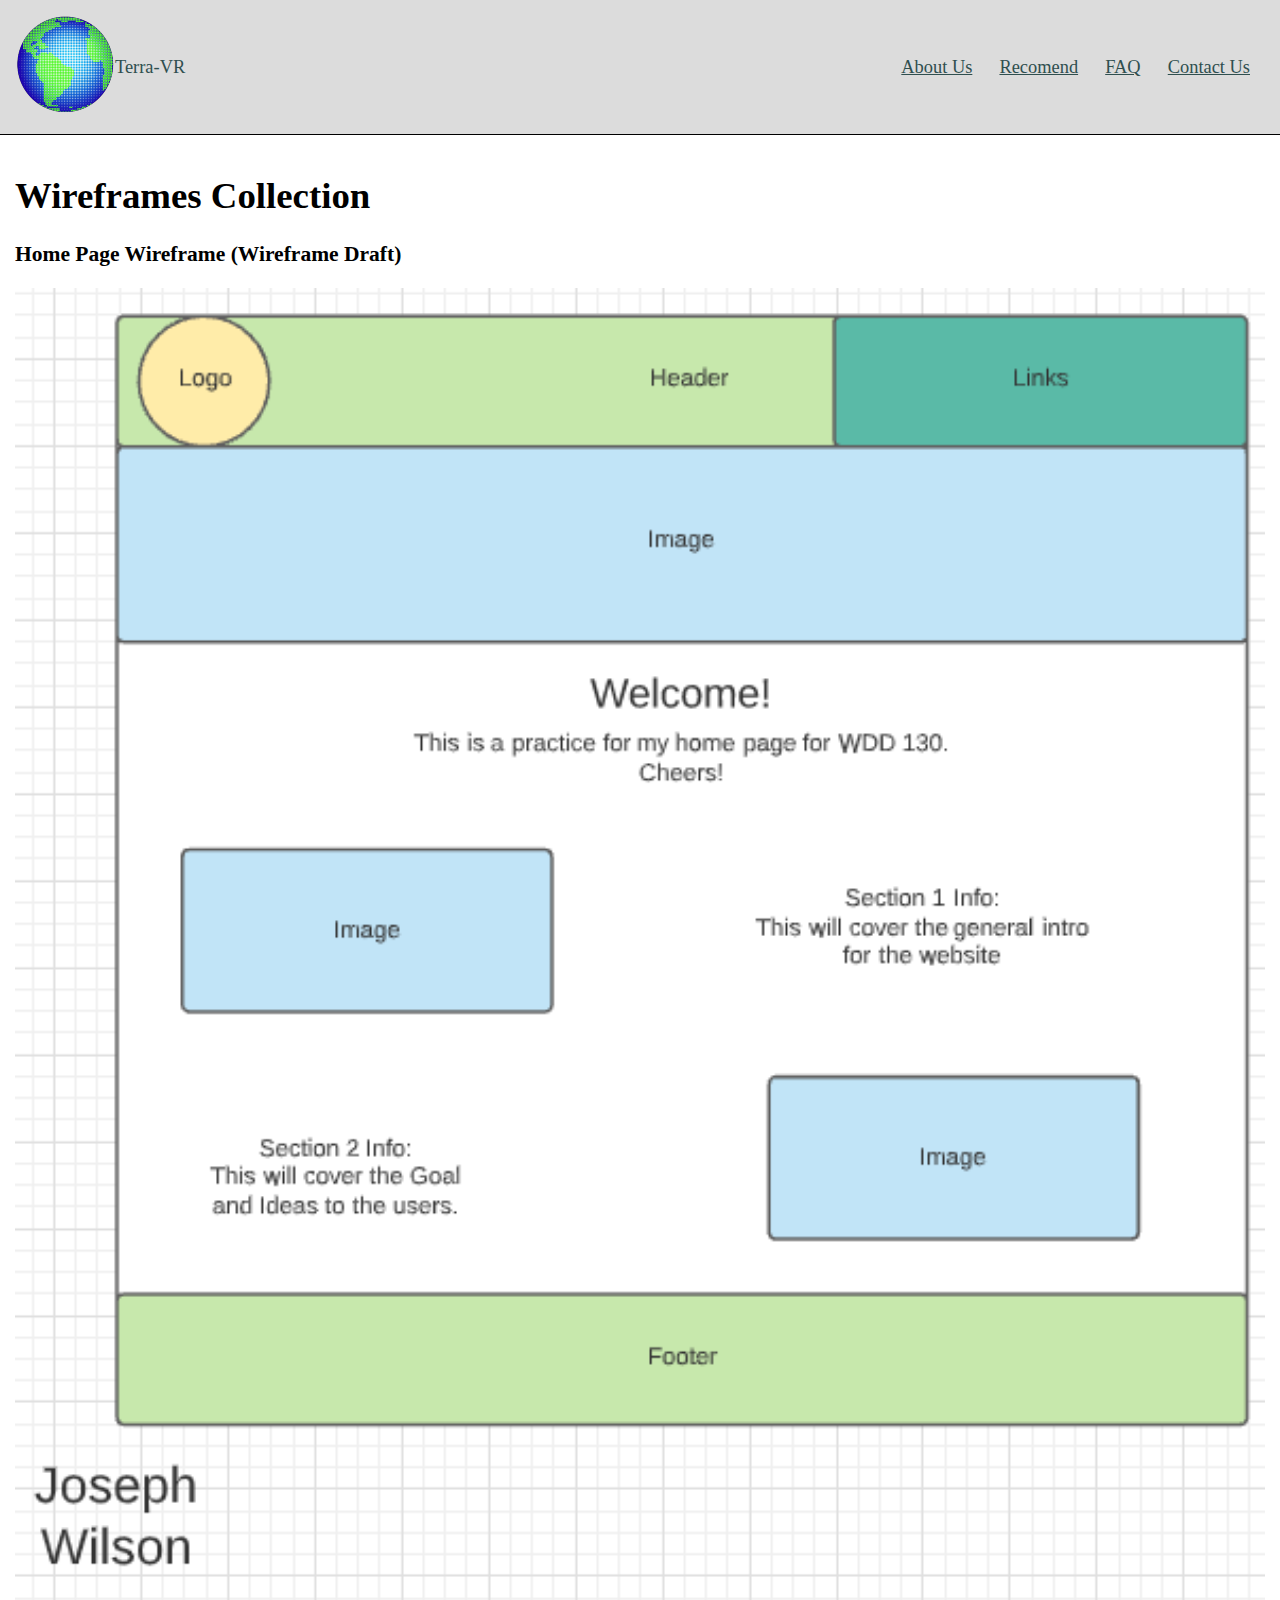
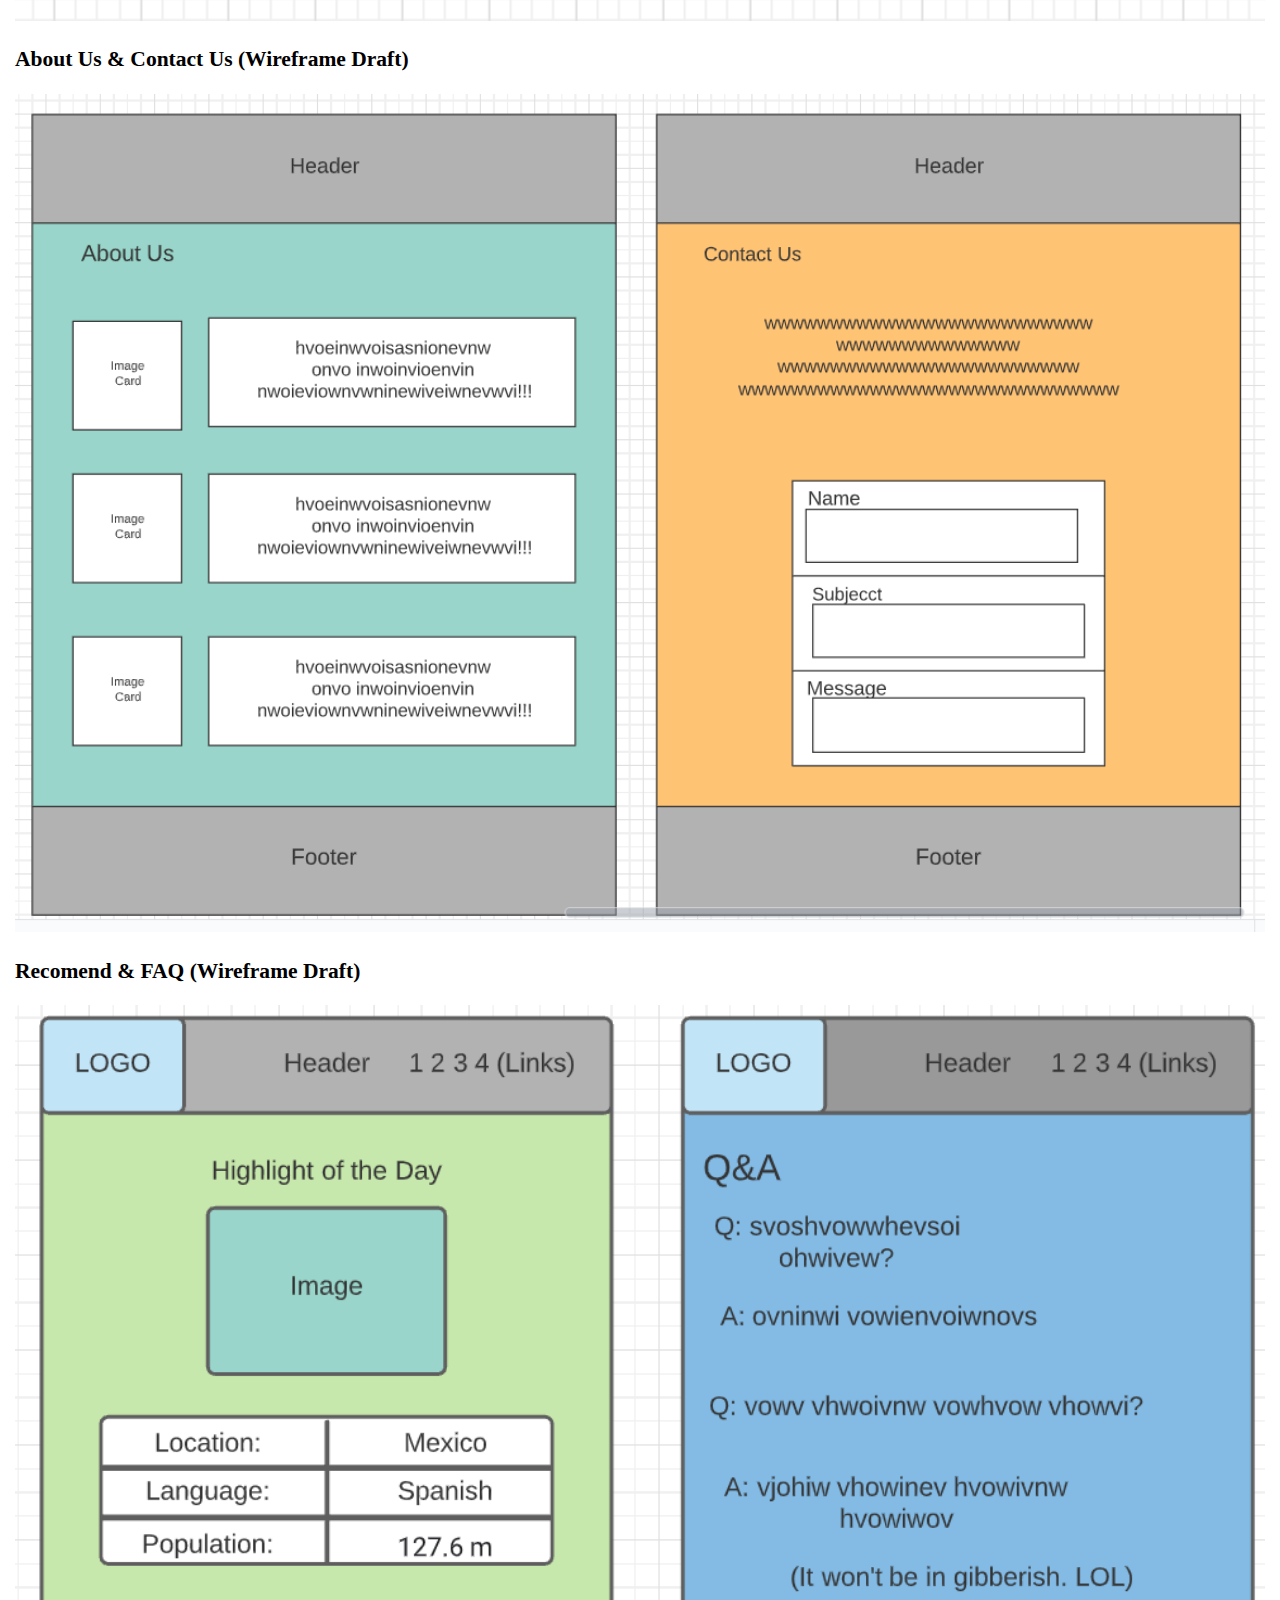
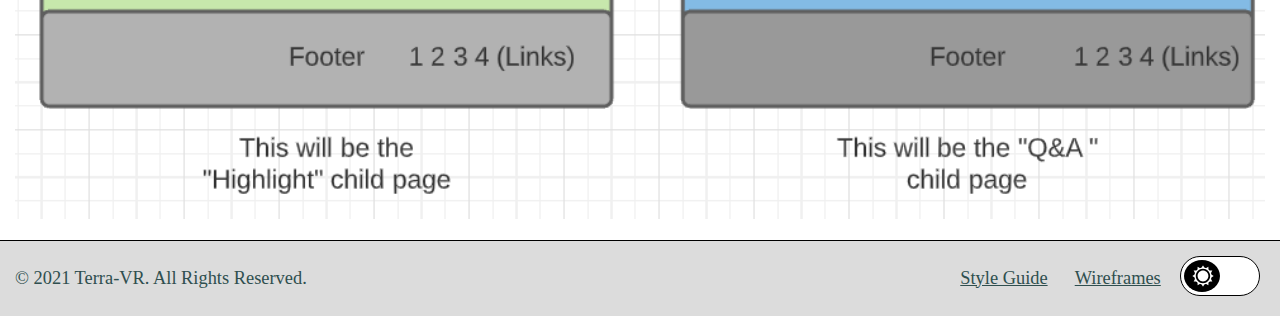
<file: wireframes.html>
<!doctype html>
<html lang="en">
<head>
    <meta name="author" content="Joseph Wilson">
    <meta name="keywords" content="Demo Website, Wilson-WDD-130, WDD 130, BYUI, Final Project">
    <meta name="description" content="This is my Wireframes webpage for my WDD 130 website." >
    <meta charset="utf-8">
    <meta name="viewport" content="width=device-width, initial-scale=1.0">
    <title>Home</title>
    <link rel="stylesheet" href="css/normalize.css">
    <link rel="stylesheet" href="css/main.css">
    <script src="js/dark-mode.js"></script>
</head>
<body>
    <header>
        <div id="logo-wrapper">
            <a href="index.html">
                <img src="assets\home\Terra-VR Icon-Smaller (WDD 130).png">
            </a>
        </div>

        <!-- ADDED -->
        <div id="company-name">
            Terra-VR
        </div>

        <nav>
            <ul>
                <li>
                    <a href="about-us.html">
                        About Us
                    </a>
                </li>
                <li>
                    <a href="recomend.html">
                        Recomend
                    </a>
                </li>
                <li>
                    <a href="faq.html">
                        FAQ
                    </a>
                </li>
                <li>
                    <a href="contact-us.html">
                        Contact Us
                    </a>
                </li>
            </ul>
        </nav>
    </header>
    
    <main>
        <!--wk 6 wireframe for home page + wk 7 wireframe for 2 subpages-->
        <h1>
            Wireframes Collection
        </h1>

        <h3>
            Home Page Wireframe (Wireframe Draft)
        </h3>

        <div id="banner-wrapper">
            <img id="banner" src="assets\wireframes\home-page.png">
        </div>

        <h3>
            About Us & Contact Us (Wireframe Draft)
        </h3>

        <div id="banner-wrapper">
            <img id="banner" src="assets\wireframes\contact-pages.png">
        </div>

        <h3>
            Recomend & FAQ (Wireframe Draft)
        </h3>

        <div id="banner-wrapper">
            <img id="banner" src="assets\wireframes\highlight-faq-page.png">
        </div>


       
       
    </main>
    <footer>
        <div id="legal">
            &copy; 2021 Terra-VR. All Rights Reserved.
        </div>
        <nav>
            <ul>
                <li>
                    <a href="style-guide.html">
                        Style Guide
                    </a>
                </li>
                <li>
                    <a href="wireframes.html">
                        Wireframes
                    </a>
                </li>
            </ul>
        </nav>
        <div id="dark-mode">
            <div class="icon" id="sun-icon">
                <svg xmlns="http://www.w3.org/2000/svg" width="24" height="24" viewBox="0 0 24 24"><path d="M22.088 13.126l1.912-1.126-1.912-1.126c-1.021-.602-1.372-1.91-.788-2.942l1.093-1.932-2.22-.02c-1.185-.01-2.143-.968-2.153-2.153l-.02-2.219-1.932 1.093c-1.031.583-2.34.233-2.941-.788l-1.127-1.913-1.127 1.913c-.602 1.021-1.91 1.372-2.941.788l-1.932-1.093-.02 2.219c-.01 1.185-.968 2.143-2.153 2.153l-2.22.02 1.093 1.932c.584 1.032.233 2.34-.788 2.942l-1.912 1.126 1.912 1.126c1.021.602 1.372 1.91.788 2.942l-1.093 1.932 2.22.02c1.185.01 2.143.968 2.153 2.153l.02 2.219 1.932-1.093c1.031-.583 2.34-.233 2.941.788l1.127 1.913 1.127-1.913c.602-1.021 1.91-1.372 2.941-.788l1.932 1.093.02-2.219c.011-1.185.969-2.143 2.153-2.153l2.22-.02-1.093-1.932c-.584-1.031-.234-2.34.788-2.942zm-10.117 6.874c-4.411 0-8-3.589-8-8s3.588-8 8-8 8 3.589 8 8-3.589 8-8 8zm6.029-8c0 3.313-2.687 6-6 6s-6-2.687-6-6 2.687-6 6-6 6 2.687 6 6z"/></svg>
            </div>
            <div id="tgl-wrapper">
                <input class="tgl" id="dark-mode-toggle" type="checkbox"/>
                <label class="tgl-btn" for="dark-mode-toggle"></label>
            </div>
            <div class="icon" id="moon-icon">
                <svg xmlns="http://www.w3.org/2000/svg" width="24" height="24" viewBox="0 0 24 24"><path d="M12 10.999c1.437.438 2.562 1.564 2.999 3.001.44-1.437 1.565-2.562 3.001-3-1.436-.439-2.561-1.563-3.001-3-.437 1.436-1.562 2.561-2.999 2.999zm8.001.001c.958.293 1.707 1.042 2 2.001.291-.959 1.042-1.709 1.999-2.001-.957-.292-1.707-1.042-2-2-.293.958-1.042 1.708-1.999 2zm-1-9c-.437 1.437-1.563 2.562-2.998 3.001 1.438.44 2.561 1.564 3.001 3.002.437-1.438 1.563-2.563 2.996-3.002-1.433-.437-2.559-1.564-2.999-3.001zm-7.001 22c-6.617 0-12-5.383-12-12s5.383-12 12-12c1.894 0 3.63.497 5.37 1.179-2.948.504-9.37 3.266-9.37 10.821 0 7.454 5.917 10.208 9.37 10.821-1.5.846-3.476 1.179-5.37 1.179z"/></svg>
            </div>
        </div>
    </footer>
</body>
</html>
</file>
<file: css/main.css>
:root {
    /* Settings */
    --spacing: 15px;
    --font-size: 1.15rem;
    /* Normal Colors */
    --background-color: white;
    --alt-background-color: gainsboro;
    --font-color: black;
    --alt-font-color: darkslategray;
    --border-color: black;
    /* Dark Mode Colors */
    --dark-background-color: black;
    --dark-alt-background-color: darkslategray;
    --dark-font-color: white;
    --dark-alt-font-color: gainsboro;
    --dark-border-color: white;
}

html, body {
    margin: 0;
    padding: 0;
    width: 100%;
    height: 100%;
    text-rendering: optimizeLegibility;
}

body {
    display: flex;
    flex-direction: column;
    font-size: 62.5%;
}

header  {
    display: grid;
    grid-template-rows: auto;
    grid-template-columns: auto auto 1fr; /**ADDED AN AUTO**/
    font-size: var(--font-size);
    padding: var(--spacing);
    border-bottom: 1px solid var(--border-color);
    color: var(--alt-font-color);
    background-color: var(--alt-background-color);
}

/**ADDED**/
#company-name {
    display: flex;
    align-items: center;
    margin-left: auto;
}

header a {
    color: var(--alt-font-color);
}

header nav {
    display: flex;
    align-items: center;
    margin-left: auto;
}

header nav ul {
    margin: 0;
    padding: 0;
    list-style-type: none;
}

header nav ul li {
    display: inline-block;
    padding: 7.5px;
    margin-right: 7.5px;
}

main {
    flex: 1;
    font-size: var(--font-size);
    padding: var(--spacing);
    color: var(--font-color);
    background-color: var(--background-color);
}

footer {
    display: grid;
    grid-template-rows: auto;
    grid-template-columns: auto 1fr auto;
    font-size: var(--font-size);
    border-top: 1px solid var(--border-color);
    padding: var(--spacing);
    color: var(--alt-font-color);
    background-color: var(--alt-background-color);
}

footer a {
    color: var(--alt-font-color);
}

footer #legal {
    grid-row: 1;
    grid-column: 1;
    display: flex;
    align-items: center;
}

footer nav {
    grid-row: 1;
    grid-column: 2;
    display: flex;
    align-items: center;
    margin-left: auto;
}

footer nav ul {
    margin: 0;
    padding: 0;
    list-style-type: none;
}

footer nav ul li {
    display: inline-block;
    padding: 7.5px;
    margin-right: 7.5px;
}

footer #dark-mode {
    grid-row: 1;
    grid-column: 3;
}

footer #dark-mode .icon {
    position: relative;
    display: inline-block;
    z-index: 100;
    pointer-events: none;
}

footer #dark-mode .icon svg path {
    fill: var(--background-color);
}

footer #dark-mode #sun-icon svg {
    transform: scale(0.9);
    position: absolute;
    top: -32px;
    left: 15px;
}

footer #dark-mode #moon-icon svg {
    transform: scale(0.85);
    position: absolute;
    top: -32px;
    right: 15px;
}

footer #dark-mode #tgl-wrapper {
    display: inline-block;
}

footer #dark-mode #tgl-wrapper .tgl {
    display: none;
}

footer #dark-mode #tgl-wrapper .tgl, .tgl:after, .tgl:before, .tgl *, .tgl *:after, .tgl *:before, .tgl + .tgl-btn {
    box-sizing: border-box;
}

footer #dark-mode #tgl-wrapper .tgl::-moz-selection, .tgl:after::-moz-selection, .tgl:before::-moz-selection, .tgl *::-moz-selection, .tgl *:after::-moz-selection, .tgl *:before::-moz-selection, .tgl + .tgl-btn::-moz-selection {
    background: none;
}

footer #dark-mode #tgl-wrapper .tgl::selection, .tgl:after::selection, .tgl:before::selection, .tgl *::selection, .tgl *:after::selection, .tgl *:before::selection, .tgl + .tgl-btn::selection {
    background: none;
}

footer #dark-mode #tgl-wrapper .tgl + .tgl-btn {
    outline: 0;
    display: block;
    width: 80px;
    height: 40px;
    position: relative;
    cursor: pointer;
    -webkit-user-select: none;
    -moz-user-select: none;
    -ms-user-select: none;
    user-select: none;
    background-color: var(--background-color);
    border: 1px solid var(--border-color);
    border-radius: 30px;
    padding: 3px;
    transition: all 0.4s ease;
}

footer #dark-mode #tgl-wrapper .tgl + .tgl-btn:after, .tgl + .tgl-btn:before {
    position: relative;
    display: block;
    content: "";
    width: 50%;
    height: 100%;
}

footer #dark-mode #tgl-wrapper .tgl + .tgl-btn:after {
    left: 0;
    border-radius: 50%;
    background-color: var(--border-color);
    transition: all 0.2s ease;
}

footer #dark-mode #tgl-wrapper .tgl + .tgl-btn:before {
    display: none;
    transition: all 0.2s ease;
}

footer #dark-mode #tgl-wrapper .tgl:checked + .tgl-btn:after {
    left: 50%;
    transition: all 0.2s ease;
}

/*===========================================*\
  APPLY DARK MODE COLORS WHEN DARK MODE IS ON 
\*===========================================*/

body.dark-mode header {
    border-bottom: 1px solid var(--dark-border-color);
    color: var(--dark-alt-font-color);
    background-color: var(--dark-alt-background-color);
}

body.dark-mode header a {
    color: var(--dark-alt-font-color);
}

body.dark-mode main {
    color: var(--dark-font-color);
    background-color: var(--dark-background-color);
}

body.dark-mode footer {
    border-top: 1px solid var(--dark-border-color);
    color: var(--dark-alt-font-color);
    background-color: var(--dark-alt-background-color);
}

body.dark-mode footer a {
    color: var(--dark-alt-font-color);
}

body.dark-mode footer #dark-mode .icon svg path {
    fill: var(--dark-background-color);
}

body.dark-mode footer #dark-mode #tgl-wrapper .tgl + .tgl-btn {
    background-color: var(--dark-background-color);
    border: 1px solid var(--dark-border-color);
}

body.dark-mode footer #dark-mode #tgl-wrapper .tgl + .tgl-btn:after {
    background-color: var(--dark-border-color);
}



/********************
        ADDED
********************/

#banner-wrapper img {
    width: 100%;
    height: auto;
  }
  
  section.two-cols {
    display: grid;
    grid-template-columns: 1fr 1fr;
    padding: 50px;
  }
  
  section .text-wrapper {
    margin: 30px;
    padding: 30px;
  }
  
  section.two-cols .left-column{
    grid-column: 1;
    grid-row: 1;
    padding: 50px;
  }
  
  section.two-cols .right-column{
    grid-column: 2;
    grid-row: 1;
    padding: 50px;
  }
  
  section.full-col {
    text-align: center;
  }
  
  .text-boarder-1 {
    border: 1px solid black;
    background-color: gray;

    padding-top: 50px;
    padding-right: 80px;
    padding-bottom: 50px;
    padding-left: 80px;
  }
  
  .text-boarder-2 {
    border: 1px solid black;
    background-color: gray;
    padding-top: 50px;
    padding-right: 50px;
    padding-bottom: 50px;
    padding-left: 50px;
    text-align: center;
  }
  
  .card-boarder {
    border: 1px solid black;
    background-color: gray;
    padding-top: 30px;
    padding-right: 80px;
    padding-bottom: 100px;
    padding-left: 80px;

    padding: 100px;
  }
  
  .image-boarder {
    border: 1px solid black;
    background-color: gray;
    padding-top: 50px;
    padding-right: 80px;
    padding-bottom: 50px;
    padding-left: 80px;
  }
  
  .card {
    /* Add shadows to create the "card" effect */
    box-shadow: 0 4px 8px 0 black;
    transition: 0.3s;
    background-color: gray;
    width: 50%;
    padding: 50px;
  }
  
  /* On mouse-over, add a deeper shadow */
  .card:hover {
    box-shadow: 0 8px 16px 0 rgba(0,0,0,0.2);
  }
  
  /* Add some padding inside the card container */
  .container {
    padding: 2px 16px;
  }
  
  .card {
    box-shadow: 0 4px 8px 0 rgba(0,0,0,0.2);
    transition: 0.3s;
    border-radius: 5px; /* 5px rounded corners */
  }
  
  /* Add rounded corners to the top left and the top right corner of the image */
  img {
    border-radius: 5px 5px 0 0;
  }

  p {
      font-size: 25px;
  }
</file>
<file: css/style-guide.css>
/* YOU WILL EDIT ALL THE COLORS BELOW */
:root {
    /* Normal Colors */
    --background-color: rgb(28, 148, 81);
    --alt-background-color: rgb(125, 255, 183);
    --primary-color: rgb(65, 224, 136);
    --alt-primary-color: rgb(224, 96, 84);
    /* Dark Mode Colors */
    --dark-background-color: rgb(40, 40, 40);
    --dark-alt-background-color: rgb(65, 65, 65);
    --dark-primary-color: rgb(158, 142, 117);
    --dark-alt-primary-color: rgb(45, 63, 68);
}

html, main {
    margin: 0;
    padding: 0;
    text-rendering: optimizeLegibility;
}

*,
*:before,
*:after {
  box-sizing: inherit;
}

main {
    font-size: 62.5%;
    padding: 2rem 1rem;
    text-align: center;
    font-family: 'Shippori Mincho', serif; /* EDIT */
}

main h1 {
    margin-bottom: 3rem;
    font-size: 2.5rem;
    text-decoration: underline;
    text-align: center;
    font-family: 'Shippori Mincho', serif; /* EDIT */
}

main h2 {
    font-size: 1.75rem;
    font-family: 'Akaya Telivigala', cursive; /* EDIT */
}

main button {
    font-size: 1.15rem;
    padding: 0.75rem 1.5rem;
    color: var(--primary-color);
    border: 1px solid var(--primary-color);
    background-color: var(--alt-background-color);
    cursor: pointer;
    font-family: 'Akaya Telivigala', cursive; /* EDIT */
}

main button:hover {
    background-color: var(--background-color);
}

main > div {
    text-align: left;
    font-size: 1.15rem;
    margin: 1rem auto;
    max-width: 750px;
    border-top: 1px solid var(--alt-background-color);
}

main > div:first-of-type {
    border-top: 0px transparent;
}

main div .color-wrapper .color {
    width: 100%;
    height: 150px;
    margin: 0.75rem 0;
    border: 1px solid var(--primary-color);
}

main > div:nth-of-type(1), main > div:nth-of-type(2) {
    display: grid;
    grid-template-rows: auto auto;
    grid-template-columns: 1fr 1fr 1fr 1fr;
    grid-column-gap: 15px;
}

main > div:nth-of-type(1) h2, main > div:nth-of-type(2) h2 {
    grid-row: 1;
    grid-column: 1/5;
}

main > div:nth-of-type(1) .color-wrapper:nth-of-type(1) .color {
    background-color: var(--background-color);
}

main > div:nth-of-type(1) .color-wrapper:nth-of-type(2) .color {
    background-color: var(--alt-background-color);
}

main > div:nth-of-type(1) .color-wrapper:nth-of-type(3) .color {
    background-color: var(--primary-color);
}

main > div:nth-of-type(1) .color-wrapper:nth-of-type(4) .color {
    background-color: var(--alt-primary-color);
}

main > div:nth-of-type(2) .color-wrapper:nth-of-type(1) .color {
    background-color: var(--dark-background-color);
}

main > div:nth-of-type(2) .color-wrapper:nth-of-type(2) .color {
    background-color: var(--dark-alt-background-color);
}

main > div:nth-of-type(2) .color-wrapper:nth-of-type(3) .color {
    background-color: var(--dark-primary-color);
}

main > div:nth-of-type(2) .color-wrapper:nth-of-type(4) .color {
    background-color: var(--dark-alt-primary-color);
}

main.dark-mode {
    background-color: var(--dark-background-color);
    color: var(--dark-primary-color);
}

main.dark-mode button {
    color: var(--dark-primary-color);
    border: 1px solid var(--dark-primary-color);
    background-color: var(--dark-alt-background-color);
}

main.dark-mode button:hover {
    background-color: var(--dark-background-color);
}

main.dark-mode > div {
    border-top: 1px solid var(--dark-alt-background-color);
}

main.dark-mode > div:first-of-type {
    border-top: 0px transparent;
}

main.dark-mode div .color-wrapper .color {
    border: 1px solid var(--dark-primary-color);
}
</file>
